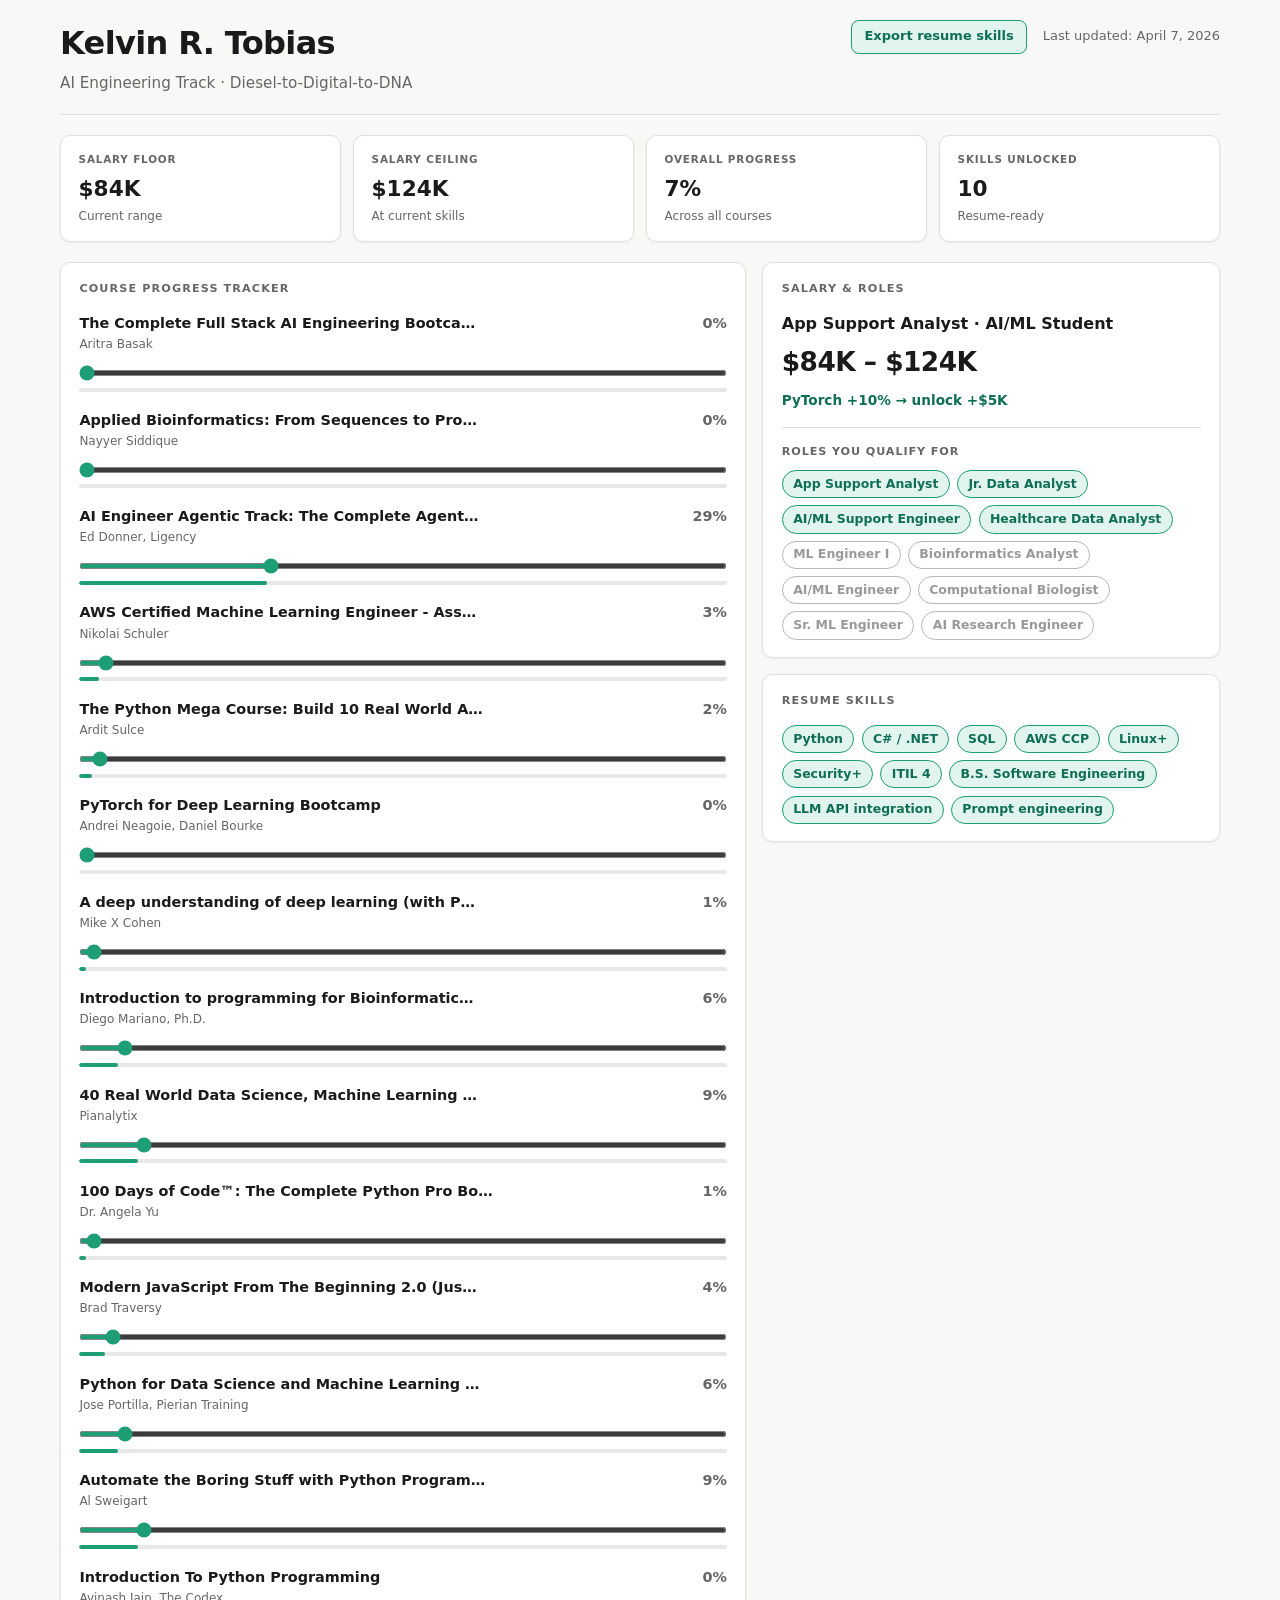
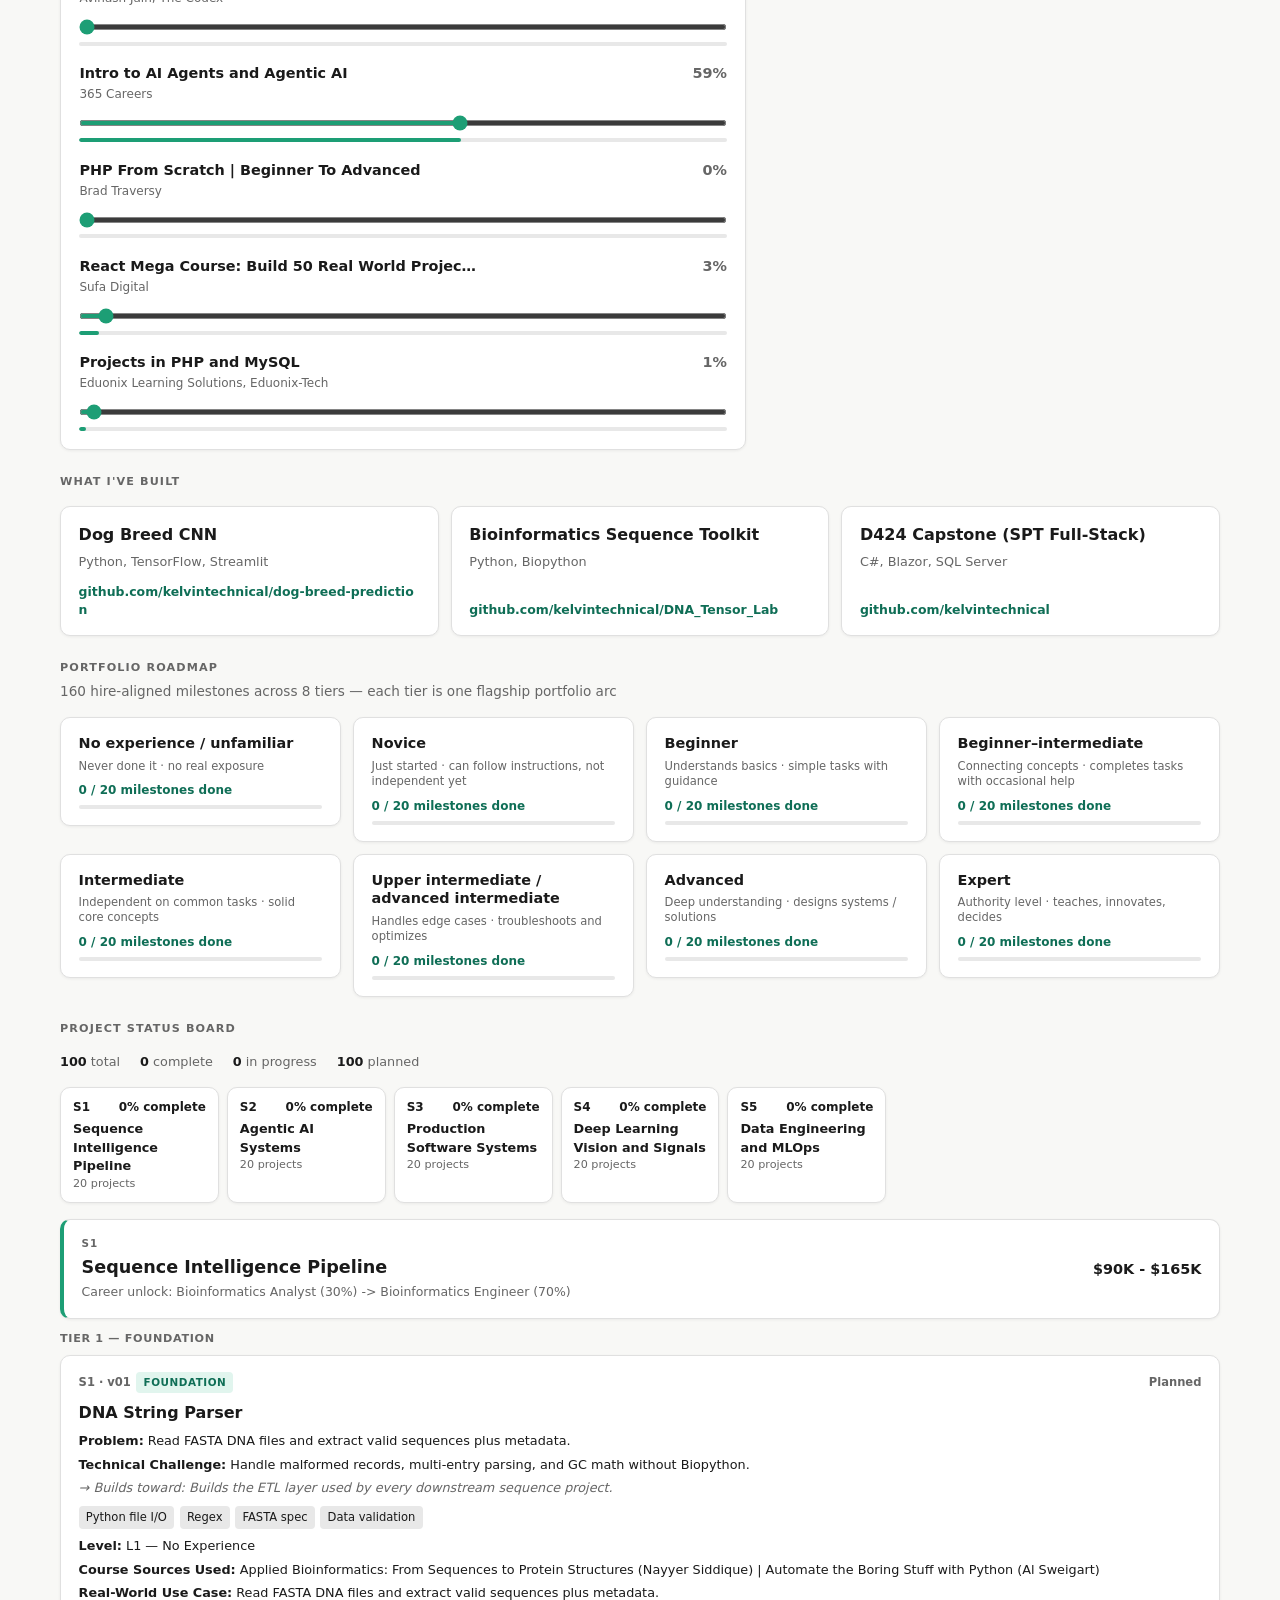
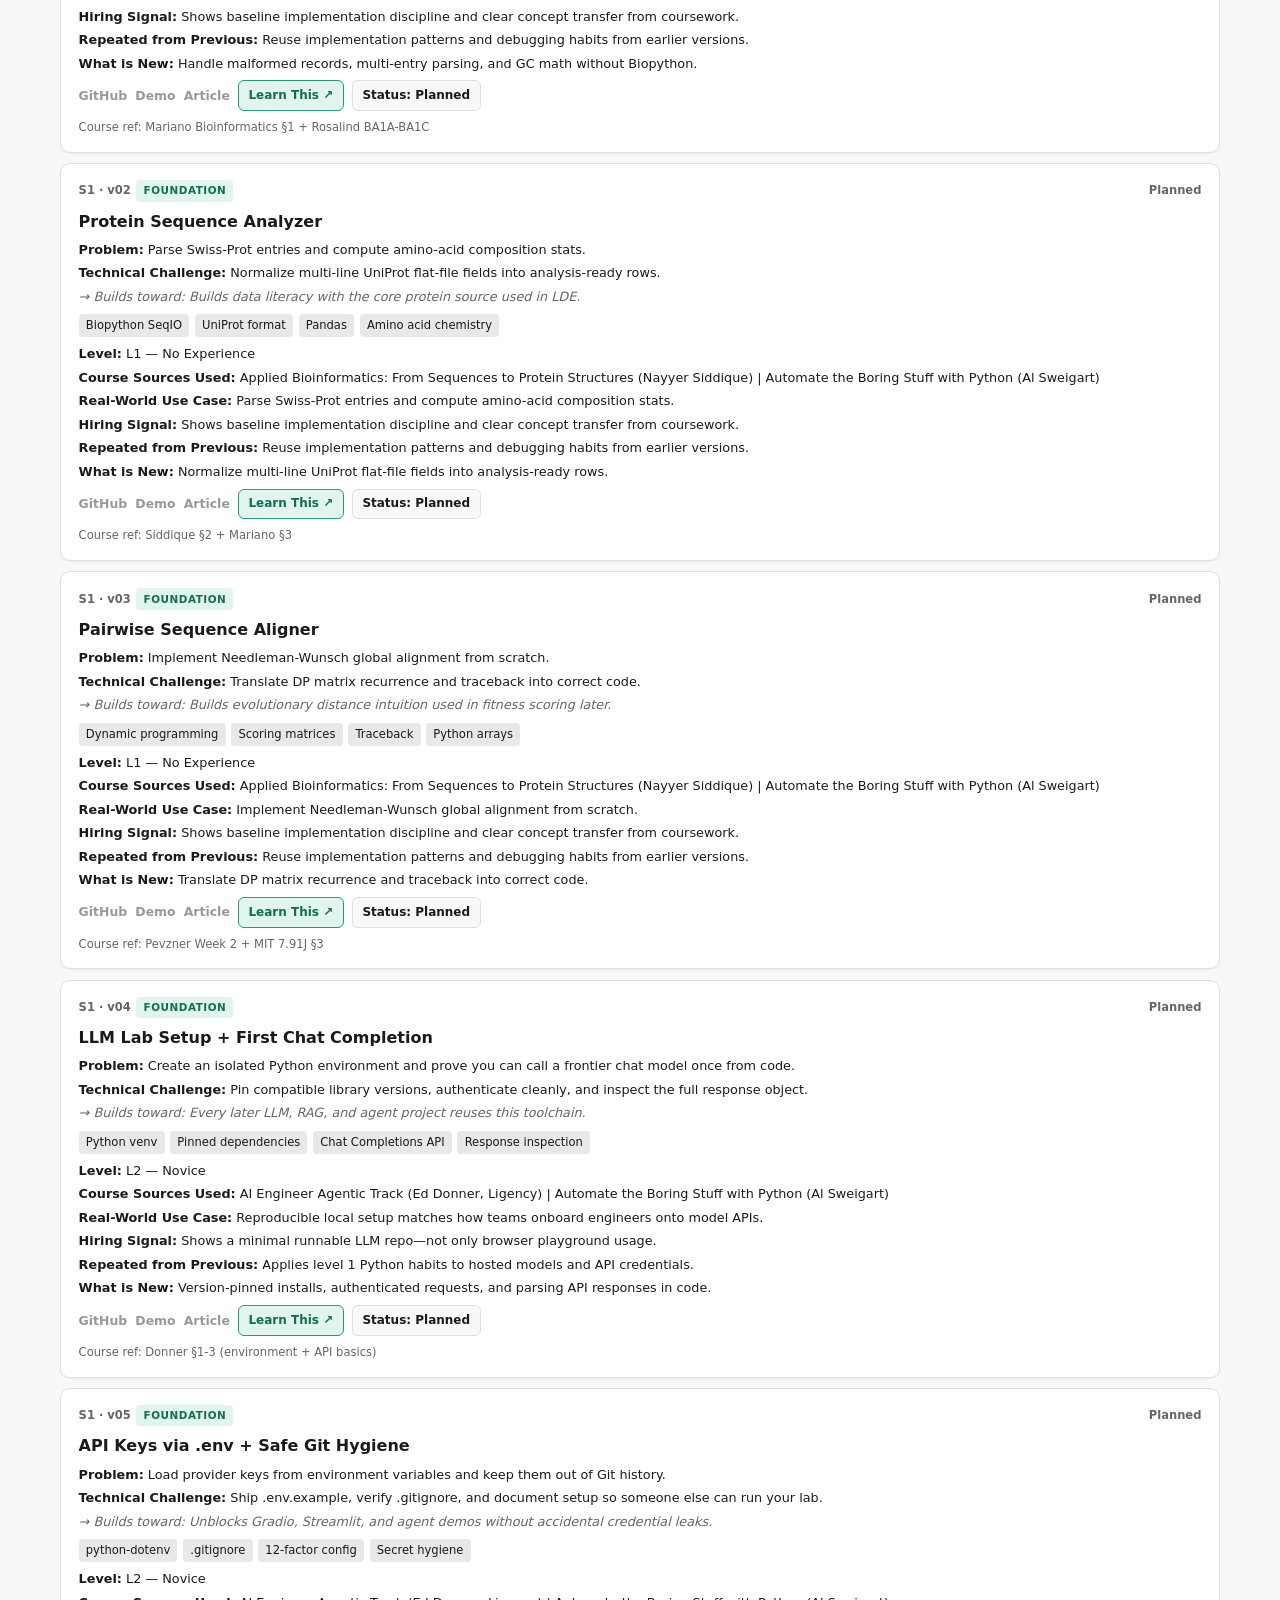
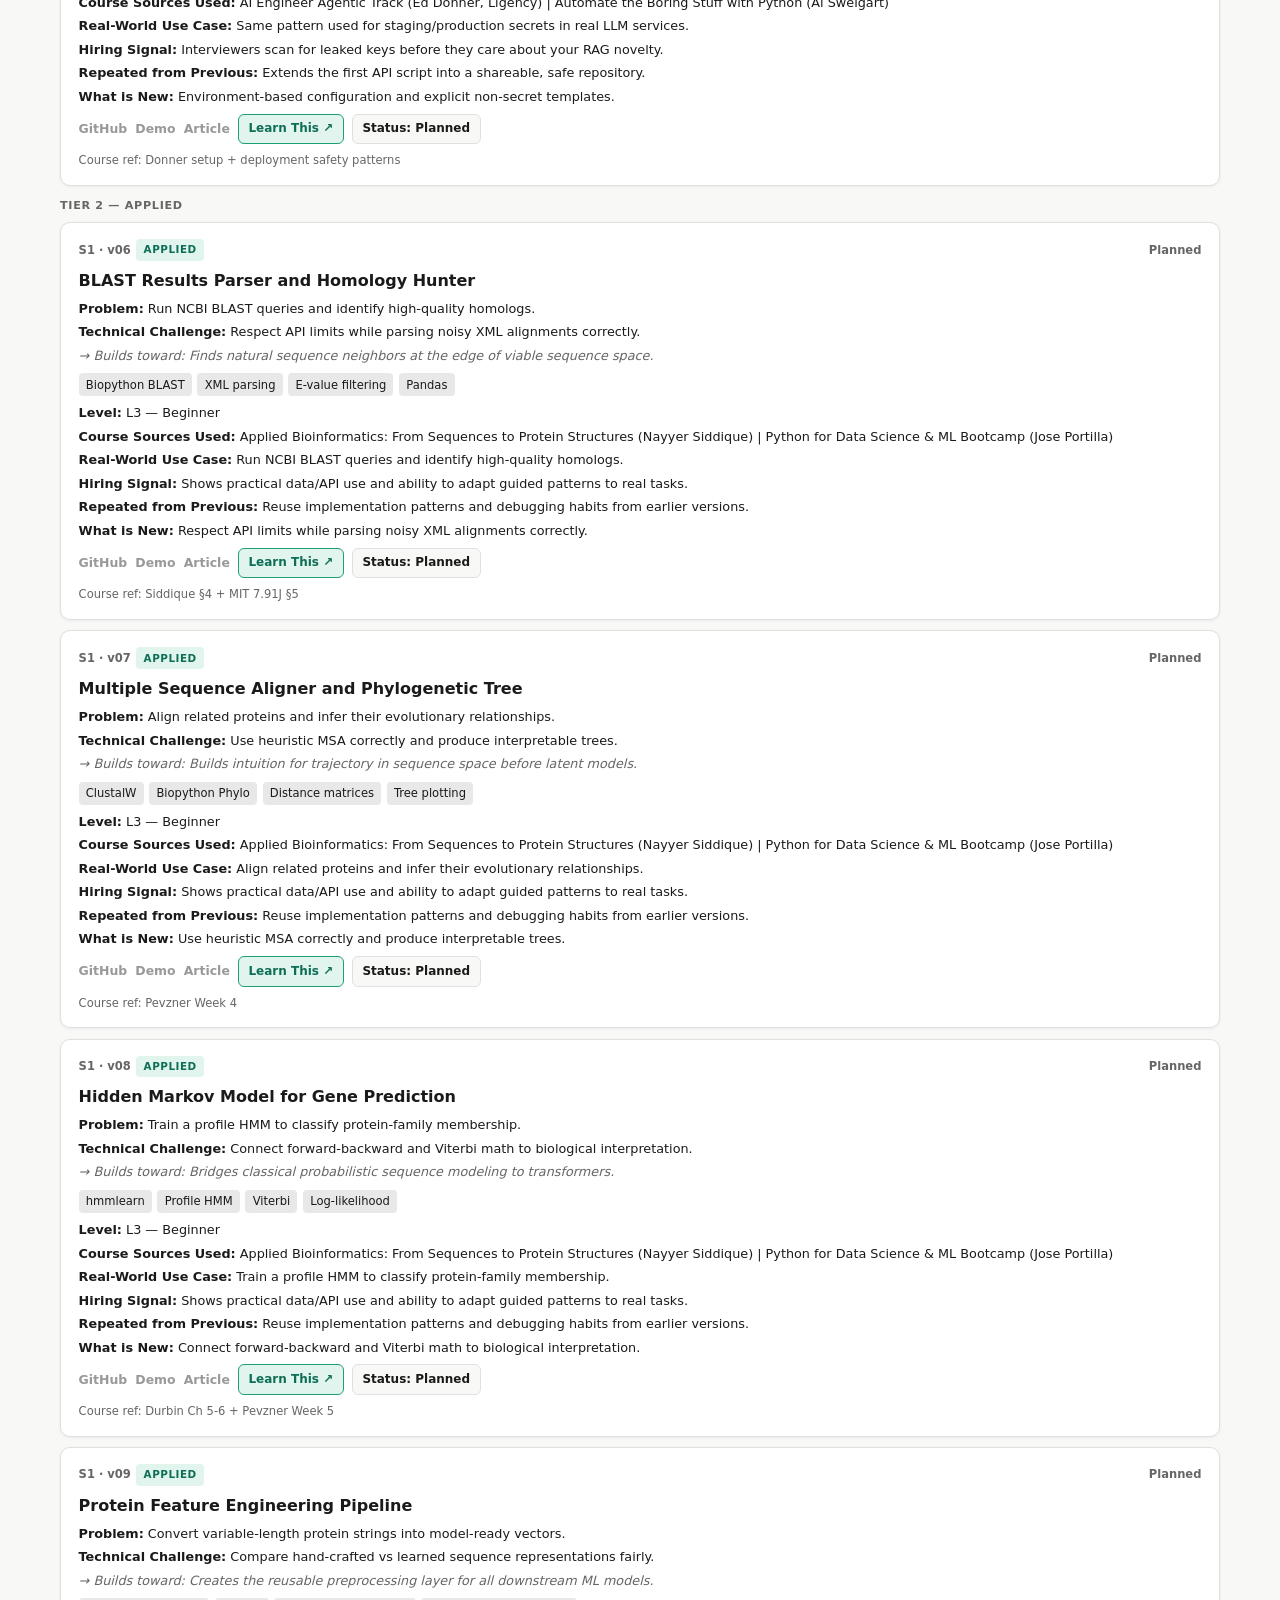
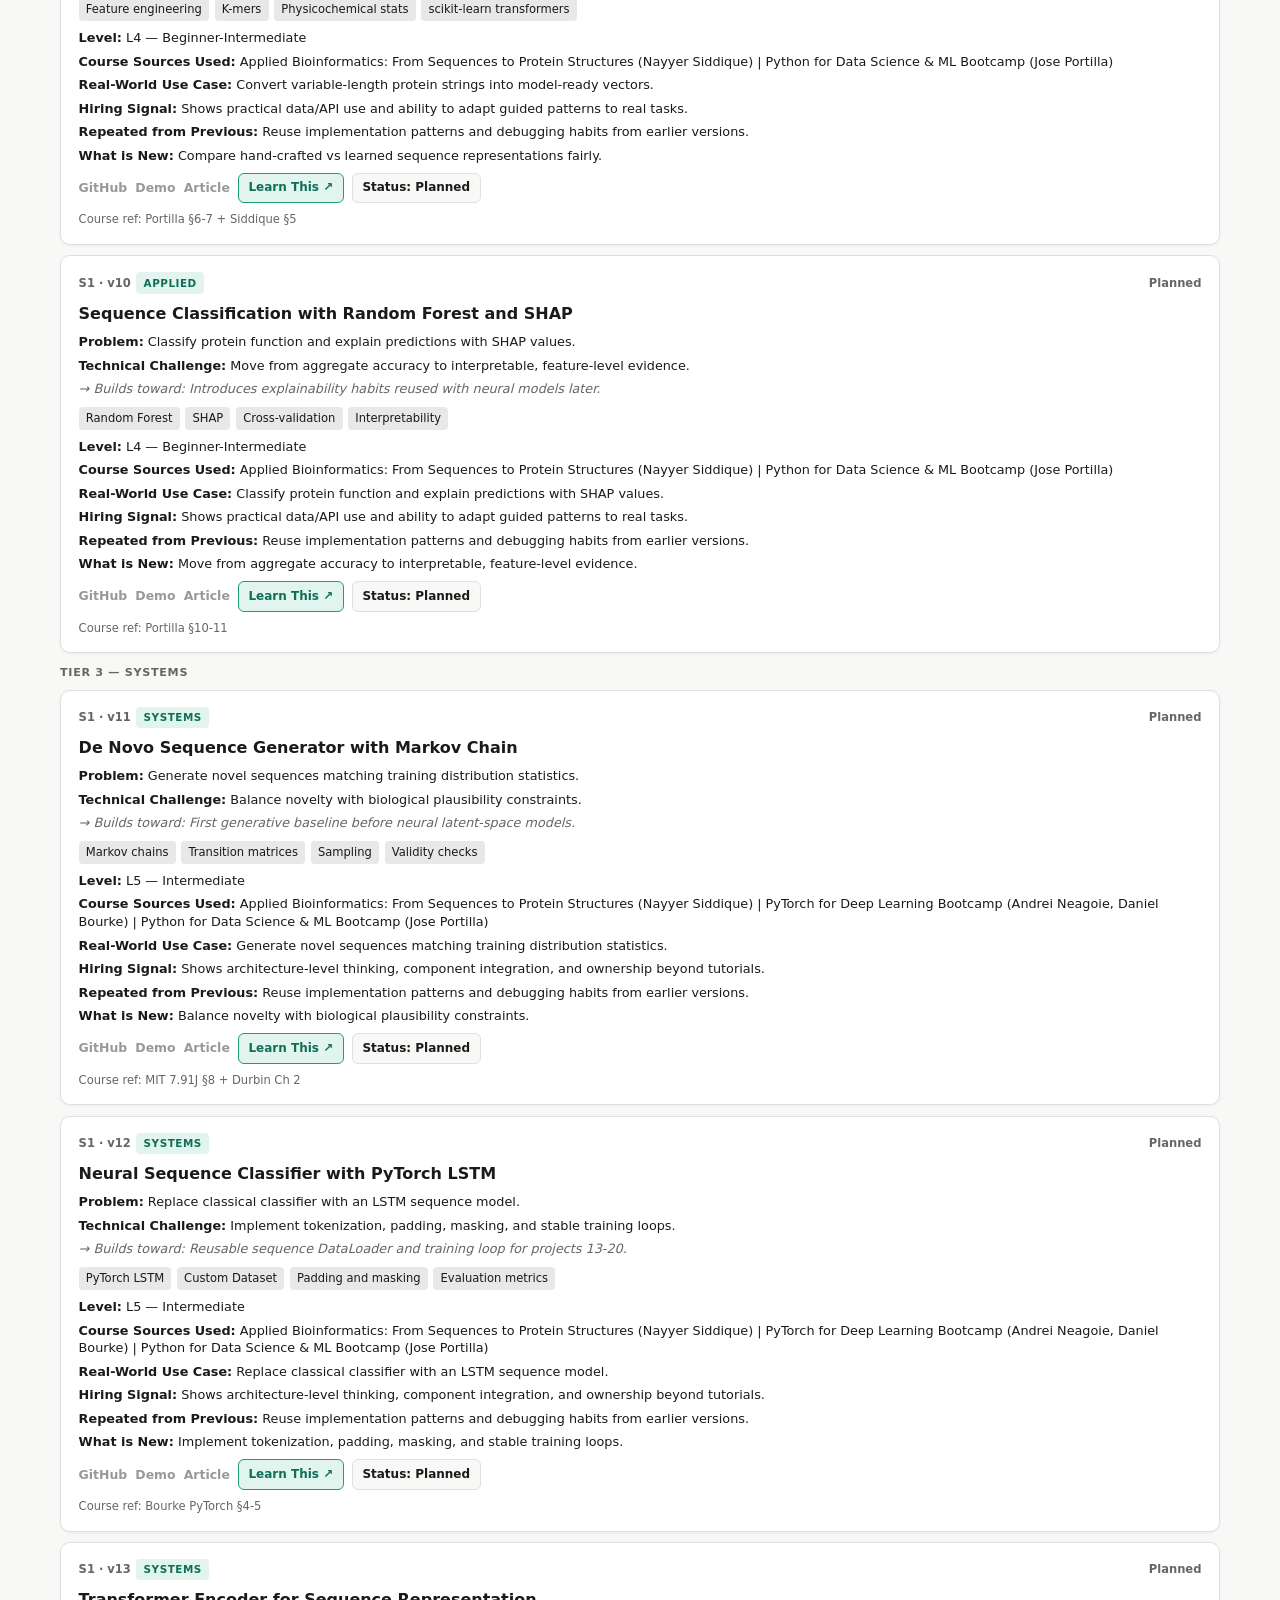
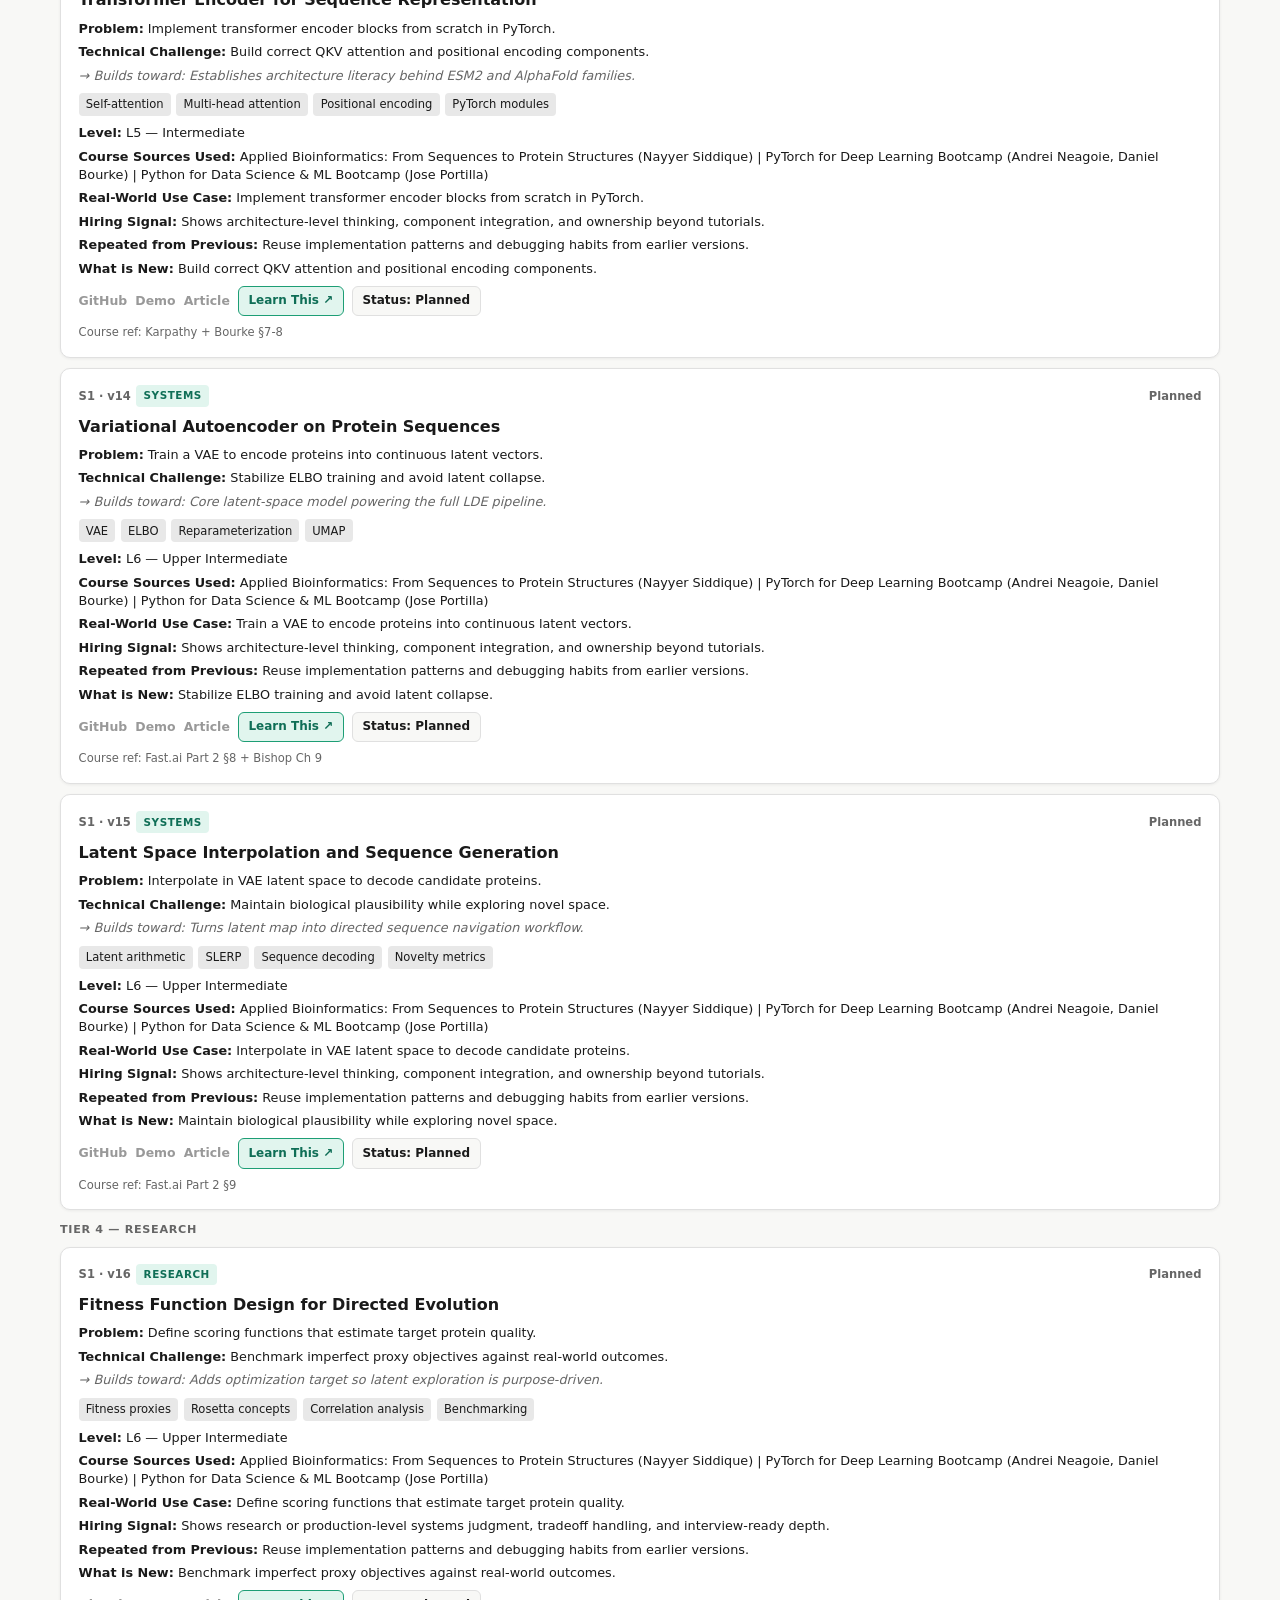
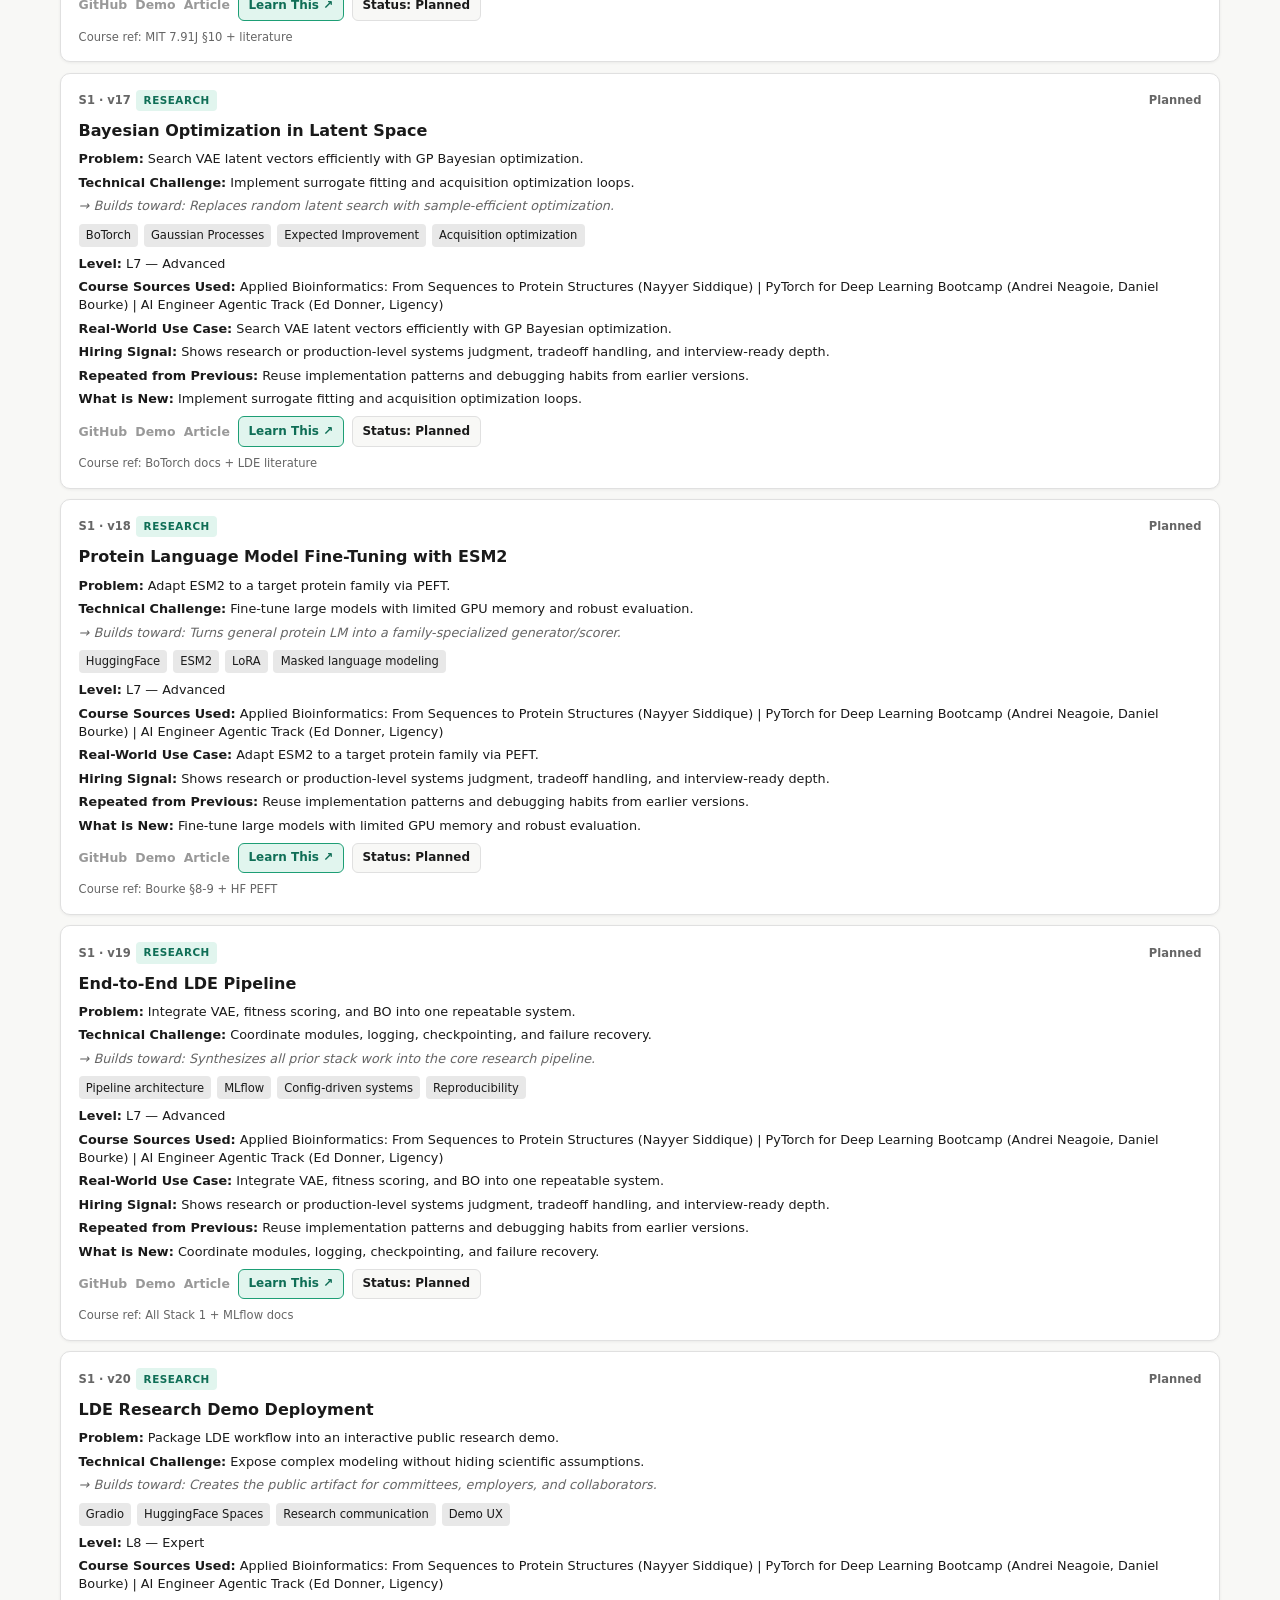
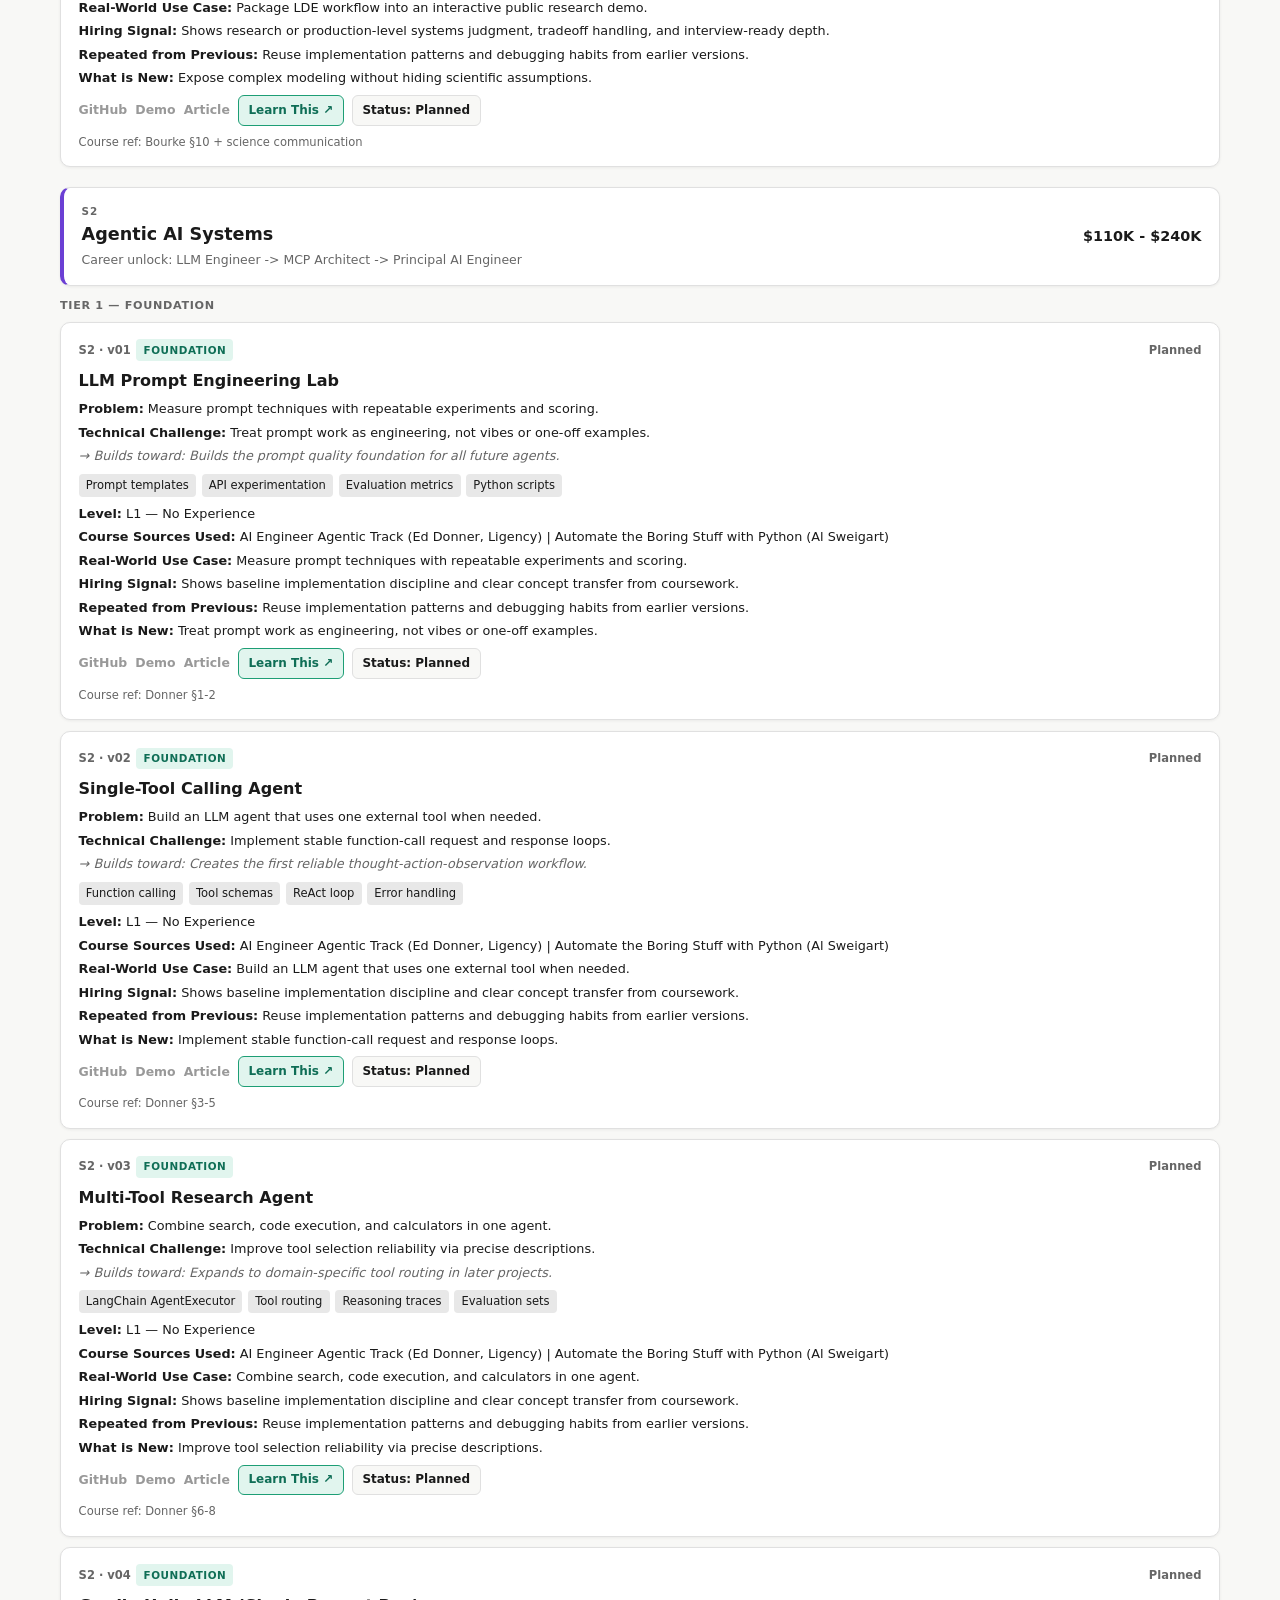
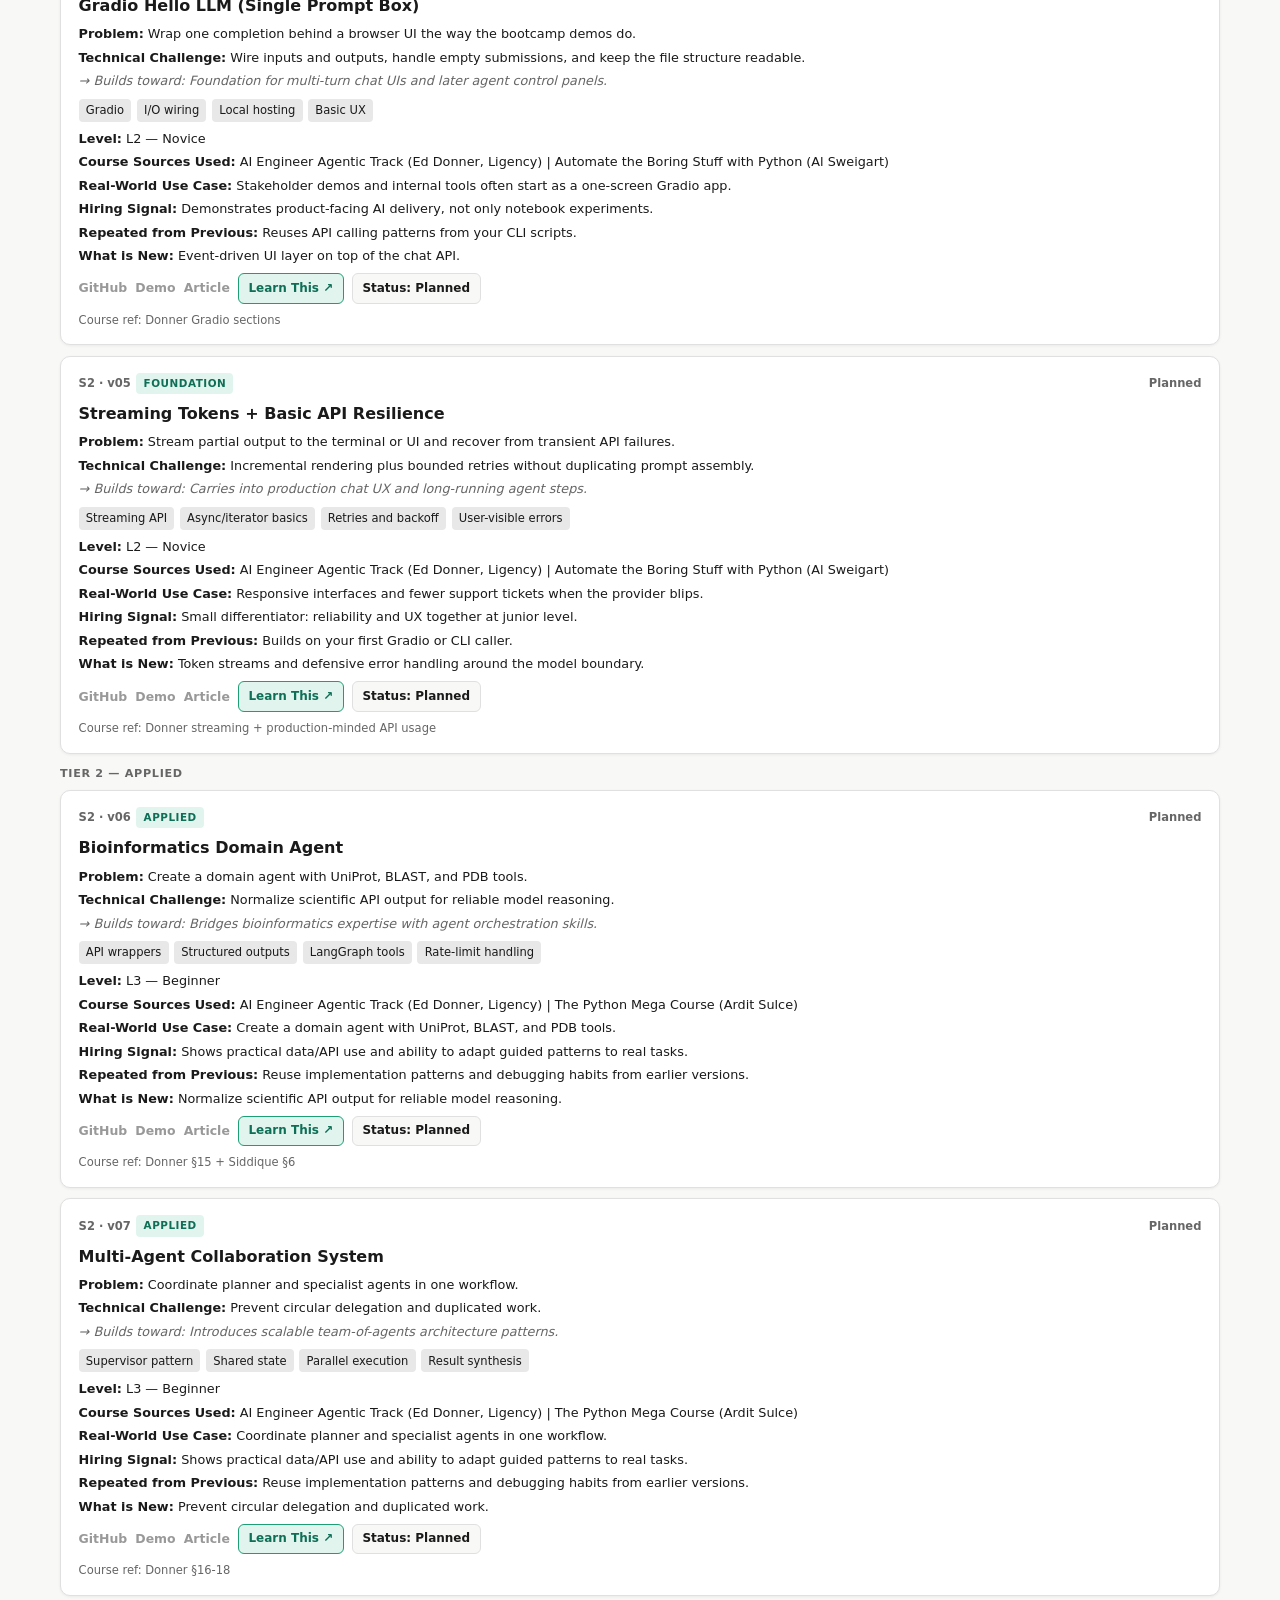
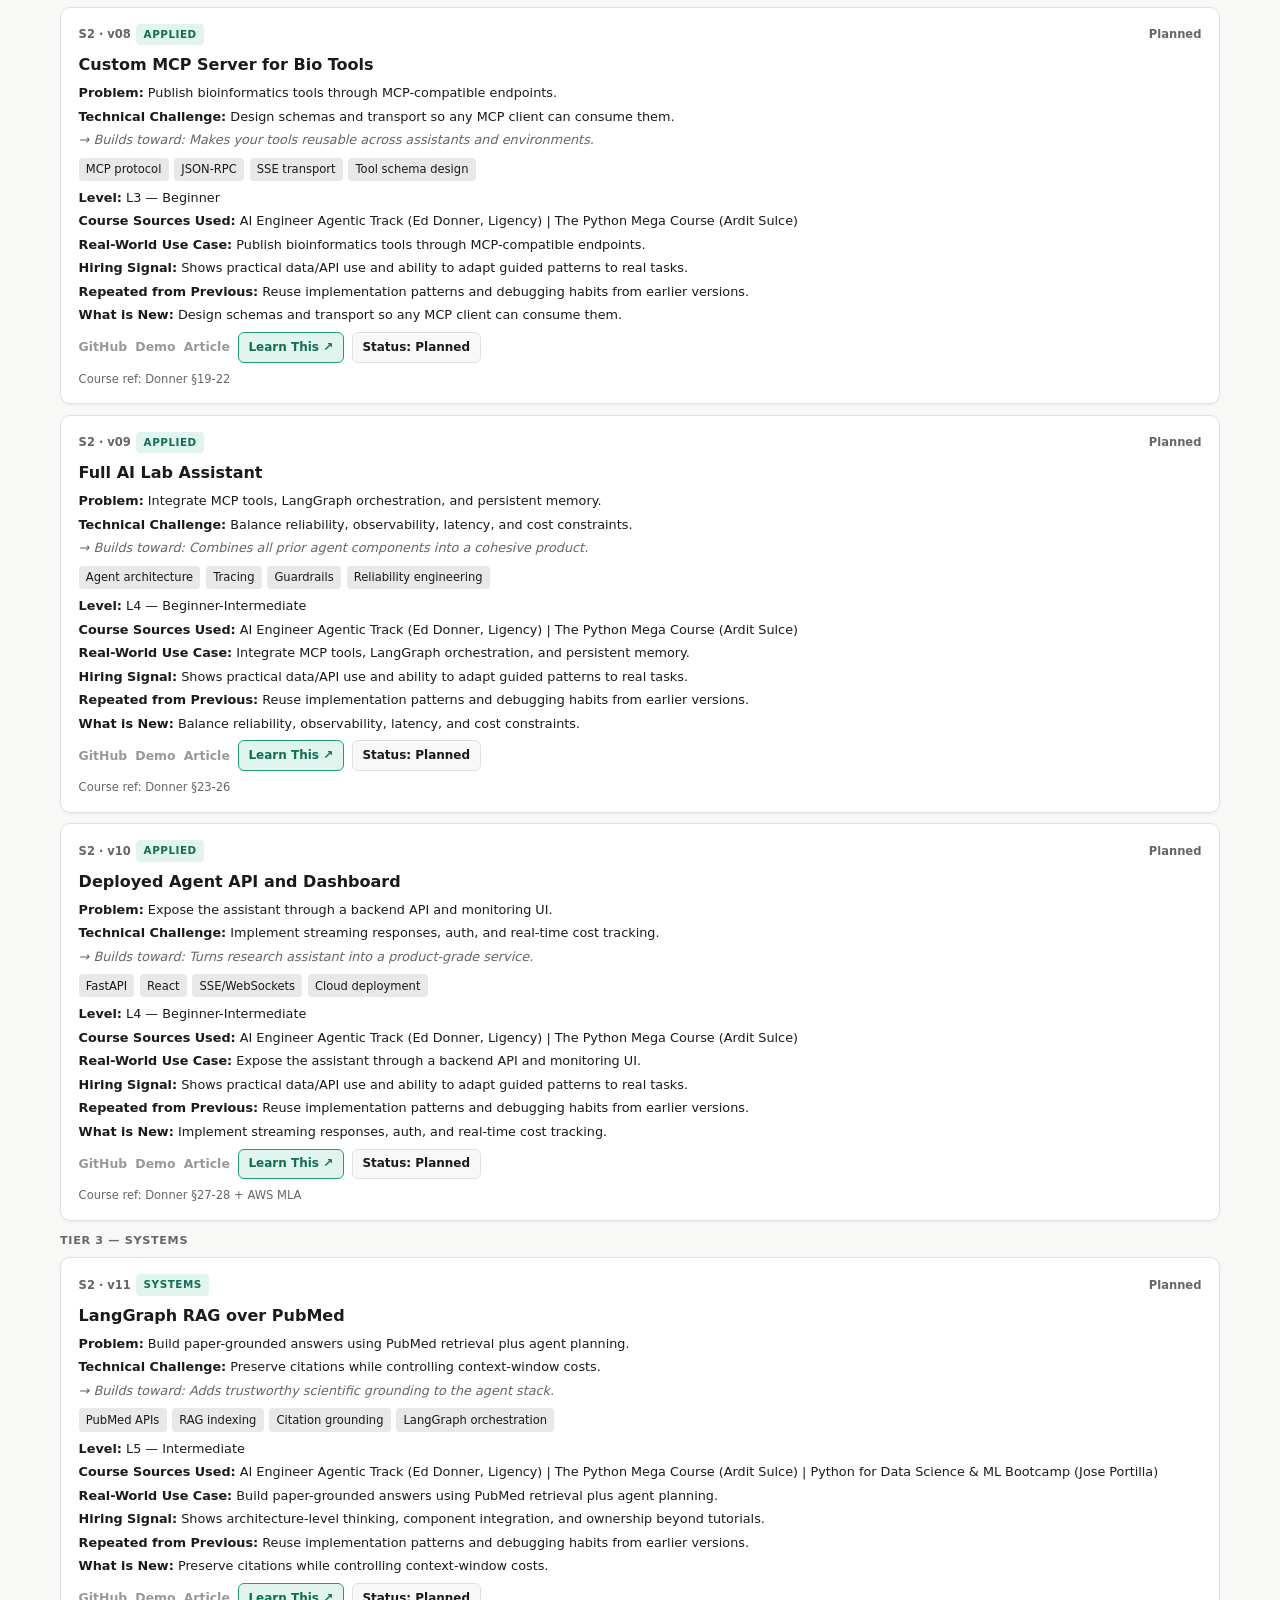
<file: index.html>
<!DOCTYPE html>
<html lang="en">
<head>
  <meta charset="UTF-8">
  <meta name="viewport" content="width=device-width, initial-scale=1.0">
  <title>Kelvin R. Tobias — Career Dashboard</title>
  <link rel="stylesheet" href="site.css">
</head>
<body>
  <div class="app">
    <header class="zone-header">
      <div class="zone-header__left">
        <h1>Kelvin R. Tobias</h1>
        <p class="zone-header__subtitle">AI Engineering Track · Diesel-to-Digital-to-DNA</p>
      </div>
      <div class="zone-header__right">
        <button type="button" class="export-skills-btn" id="export-skills-btn" aria-label="Copy unlocked resume skills to clipboard as a bullet list">
          Export resume skills
        </button>
        <p class="zone-header__updated">Last updated: April 7, 2026</p>
      </div>
    </header>

    <section class="metrics-row" aria-label="Summary metrics">
      <article class="metric-card">
        <p class="metric-card__label">Salary floor</p>
        <p class="metric-card__value" id="metric-floor">$78K</p>
        <p class="metric-card__sub">Current range</p>
      </article>
      <article class="metric-card">
        <p class="metric-card__label">Salary ceiling</p>
        <p class="metric-card__value" id="metric-ceil">$115K</p>
        <p class="metric-card__sub">At current skills</p>
      </article>
      <article class="metric-card">
        <p class="metric-card__label">Overall progress</p>
        <p class="metric-card__value" id="metric-avg">5%</p>
        <p class="metric-card__sub">Across all courses</p>
      </article>
      <article class="metric-card">
        <p class="metric-card__label">Skills unlocked</p>
        <p class="metric-card__value" id="metric-skills">8</p>
        <p class="metric-card__sub">Resume-ready</p>
      </article>
    </section>

    <div class="main-grid">
      <section class="panel" aria-labelledby="courses-heading">
        <h2 class="panel__title" id="courses-heading">Course progress tracker</h2>
        <div class="course-list" id="course-list"></div>
      </section>

      <aside>
        <section class="panel" aria-labelledby="salary-heading">
          <h2 class="panel__title" id="salary-heading">Salary &amp; roles</h2>
          <p class="salary-title" id="current-title">App Support Analyst · AI/ML Student</p>
          <p class="salary-range" id="salary-range">$78K – $115K</p>
          <p class="next-unlock" id="next-unlock"></p>
          <div class="panel-divider" role="presentation"></div>
          <p class="roles-label">Roles you qualify for</p>
          <div class="chip-grid" id="role-chips"></div>
        </section>

        <section class="panel" aria-labelledby="skills-heading">
          <h2 class="panel__title" id="skills-heading">Resume skills</h2>
          <div class="chip-grid" id="skill-chips"></div>
        </section>
      </aside>
    </div>

    <section class="zone-built" aria-labelledby="built-heading">
      <h2 class="zone-built__title" id="built-heading">What I've built</h2>
      <div class="project-grid">
        <a class="project-card" href="https://github.com/kelvintechnical/dog-breed-prediction" target="_blank" rel="noopener noreferrer">
          <h3 class="project-card__name">Dog Breed CNN</h3>
          <p class="project-card__tech">Python, TensorFlow, Streamlit</p>
          <span class="project-card__link">github.com/kelvintechnical/dog-breed-prediction</span>
        </a>
        <a class="project-card" href="https://github.com/kelvintechnical/DNA_Tensor_Lab" target="_blank" rel="noopener noreferrer">
          <h3 class="project-card__name">Bioinformatics Sequence Toolkit</h3>
          <p class="project-card__tech">Python, Biopython</p>
          <span class="project-card__link">github.com/kelvintechnical/DNA_Tensor_Lab</span>
        </a>
        <a class="project-card" href="https://github.com/kelvintechnical" target="_blank" rel="noopener noreferrer">
          <h3 class="project-card__name">D424 Capstone (SPT Full-Stack)</h3>
          <p class="project-card__tech">C#, Blazor, SQL Server</p>
          <span class="project-card__link">github.com/kelvintechnical</span>
        </a>
      </div>
    </section>

    <section class="zone-roadmap" aria-labelledby="roadmap-heading">
      <h2 class="zone-roadmap__title" id="roadmap-heading">Portfolio Roadmap</h2>
      <p class="zone-roadmap__subtitle">160 hire-aligned milestones across 8 tiers — each tier is one flagship portfolio arc</p>
      <div class="roadmap-grid" id="roadmap-grid"></div>
    </section>

    <section class="zone-project-board" aria-labelledby="project-board-heading">
      <h2 class="zone-project-board__title" id="project-board-heading">Project Status Board</h2>
      <div id="project-board-mount" class="project-board-mount">
        <div id="projects-summary" class="pj-summary"></div>
        <nav id="stack-nav" class="stack-nav pj-stack-nav" aria-label="Jump to stack"></nav>
        <div id="stacks-mount"></div>
        <aside id="next-projects" class="next-projects" aria-label="Up next"></aside>
      </div>
    </section>
  </div>

  <div id="learn-modal" class="learn-modal" aria-hidden="true">
    <div class="learn-modal__inner">
      <div class="learn-modal__backdrop" data-close tabindex="-1"></div>
      <div class="learn-modal__panel" role="dialog" aria-modal="true" aria-labelledby="learn-modal-title">
        <div class="learn-modal__head">
          <h3 class="learn-modal__title" id="learn-modal-title" data-modal-title>Prompt</h3>
          <button type="button" class="learn-modal__close" data-close aria-label="Close">×</button>
        </div>
        <textarea class="learn-modal__text" data-modal-text readonly rows="14"></textarea>
        <div class="learn-modal__actions">
          <button type="button" class="learn-modal__btn" data-copy>Copy to Clipboard</button>
          <a class="learn-modal__claude" data-claude href="#" target="_blank" rel="noopener noreferrer">Open in Claude</a>
        </div>
      </div>
    </div>
  </div>

  <script src="course_prompts.js"></script>
  <script src="compound_curriculum.js"></script>
  <script>
(function () {
  "use strict";

  var BASE_FLOOR = 78000;
  var BASE_CEIL = 115000;

  /** Salary thresholds: keys MUST match UDEMY_COURSES ids. Use thresholds [[0,0]] so default % (start) applies without extra salary math. */
  var COURSE_LOGIC_BY_ID = {
    fullstack_ai_basak: {
      shortHint: "Full-stack AI",
      start: 0,
      thresholds: [[0, 0]],
      skills: []
    },
    bio_sid: {
      shortHint: "Applied Bio",
      start: 0,
      thresholds: [[25, 5000], [60, 11000], [100, 17000]],
      skills: [
        { pct: 25, list: ["Biopython", "Sequence parsing"] },
        { pct: 60, list: ["Protein structure analysis", "BLAST / MSA"] },
        { pct: 100, list: ["Computational biology pipeline"] }
      ]
    },
    donner: {
      shortHint: "Agentic/MCP",
      start: 29,
      thresholds: [[15, 6000], [40, 12000], [75, 20000], [100, 28000]],
      skills: [
        { pct: 15, list: ["LLM API integration", "Prompt engineering"] },
        { pct: 40, list: ["AI agent design", "Tool calling"] },
        { pct: 75, list: ["MCP architecture", "Agentic pipelines"] },
        { pct: 100, list: ["Multi-agent systems", "Production AI agents"] }
      ]
    },
    aws_ml: {
      shortHint: "AWS MLA",
      start: 3,
      thresholds: [[30, 7000], [70, 14000], [100, 22000]],
      skills: [
        { pct: 30, list: ["SageMaker basics", "AWS ML services"] },
        { pct: 70, list: ["MLOps on AWS", "Model deployment"] },
        { pct: 100, list: ["AWS ML Engineer", "Cloud ML pipelines"] }
      ]
    },
    mega: {
      shortHint: "Mega Course",
      start: 2,
      thresholds: [[0, 0]],
      skills: []
    },
    pytorch: {
      shortHint: "PyTorch",
      start: 0,
      thresholds: [[10, 5000], [25, 8000], [50, 14000], [75, 18000], [100, 25000]],
      skills: [
        { pct: 10, list: ["Tensor operations", "PyTorch basics"] },
        { pct: 25, list: ["Neural network design", "Loss functions"] },
        { pct: 50, list: ["CNNs / RNNs", "Transfer learning"] },
        { pct: 75, list: ["Custom training loops", "Model evaluation"] },
        { pct: 100, list: ["PyTorch production", "Deep learning"] }
      ]
    },
    cohen_dl: {
      shortHint: "DL (Cohen)",
      start: 1,
      thresholds: [[0, 0]],
      skills: []
    },
    bio_mar: {
      shortHint: "Intro Bio",
      start: 6,
      thresholds: [[20, 3000], [50, 7000], [100, 12000]],
      skills: [
        { pct: 20, list: ["DNA / RNA parsing", "GC content analysis"] },
        { pct: 50, list: ["Sequence alignment", "FASTA processing"] },
        { pct: 100, list: ["Bioinformatics scripting"] }
      ]
    },
    proj40: {
      shortHint: "DS & ML Projects",
      start: 9,
      thresholds: [[20, 4000], [50, 9000], [80, 15000], [100, 18000]],
      skills: [
        { pct: 20, list: ["Pandas / NumPy", "EDA pipelines"] },
        { pct: 50, list: ["Feature engineering", "Sklearn pipelines"] },
        { pct: 80, list: ["End-to-end ML projects", "Model deployment"] },
        { pct: 100, list: ["Production ML portfolio"] }
      ]
    },
    angela_100days: {
      shortHint: "100 Days Python",
      start: 1,
      thresholds: [[0, 0]],
      skills: []
    },
    traversy_js: {
      shortHint: "Modern JS",
      start: 4,
      thresholds: [[0, 0]],
      skills: []
    },
    portilla: {
      shortHint: "Python DS",
      start: 6,
      thresholds: [[25, 3000], [60, 7000], [100, 11000]],
      skills: [
        { pct: 25, list: ["Python data stack", "Matplotlib / Seaborn"] },
        { pct: 60, list: ["Statistical analysis", "Data wrangling"] },
        { pct: 100, list: ["Python DS fluency"] }
      ]
    },
    automate_boring: {
      shortHint: "Automate",
      start: 9,
      thresholds: [[0, 0]],
      skills: []
    },
    intro_python: {
      shortHint: "Intro Python",
      start: 0,
      thresholds: [[0, 0]],
      skills: []
    },
    agents: {
      shortHint: "Agents (365)",
      start: 59,
      thresholds: [[0, 0]],
      skills: []
    },
    php_scratch: {
      shortHint: "PHP scratch",
      start: 0,
      thresholds: [[0, 0]],
      skills: []
    },
    react_mega: {
      shortHint: "React mega",
      start: 3,
      thresholds: [[0, 0]],
      skills: []
    },
    php_mysql: {
      shortHint: "PHP + MySQL",
      start: 1,
      thresholds: [[0, 0]],
      skills: []
    }
  };

  function logicForCourseId(id) {
    var logic = COURSE_LOGIC_BY_ID[id];
    if (logic) return logic;
    return { shortHint: id, start: 0, thresholds: [], skills: [] };
  }

  const SLIDER_COURSES = UDEMY_COURSES.map(function (c) {
    return {
      id: c.id,
      name: c.title,
      pct: parseInt(localStorage.getItem("course-pct-" + c.id) || "0", 10)
    };
  });

  var COURSES = UDEMY_COURSES.map(function (c) {
    var logic = logicForCourseId(c.id);
    return {
      id: c.id,
      name: c.title,
      instructor: c.instructor,
      shortHint: logic.shortHint,
      start: logic.start,
      thresholds: logic.thresholds,
      skills: logic.skills
    };
  });

  var BASE_SKILLS = [
    "Python",
    "C# / .NET",
    "SQL",
    "AWS CCP",
    "Linux+",
    "Security+",
    "ITIL 4",
    "B.S. Software Engineering"
  ];

  var ROLES = [
    { name: "App Support Analyst", floorMin: 0 },
    { name: "Jr. Data Analyst", floorMin: 75000 },
    { name: "AI/ML Support Engineer", floorMin: 80000 },
    { name: "Healthcare Data Analyst", floorMin: 82000 },
    { name: "ML Engineer I", floorMin: 95000 },
    { name: "Bioinformatics Analyst", floorMin: 100000 },
    { name: "AI/ML Engineer", floorMin: 105000 },
    { name: "Computational Biologist", floorMin: 120000 },
    { name: "Sr. ML Engineer", floorMin: 125000 },
    { name: "AI Research Engineer", floorMin: 135000 }
  ];

  function formatSalaryK(amount) {
    var k = Math.round(amount / 1000);
    return "$" + k + "K";
  }

  function sumUnlockedBoosts(values) {
    var total = 0;
    COURSES.forEach(function (c) {
      var pct = values[c.id];
      c.thresholds.forEach(function (t) {
        if (pct >= t[0]) total += t[1];
      });
    });
    return total;
  }

  function computeFloor(values) {
    return BASE_FLOOR + sumUnlockedBoosts(values);
  }

  function computeCeil(values) {
    var boost = sumUnlockedBoosts(values);
    return BASE_CEIL + Math.round(boost * 1.45);
  }

  function titleForFloor(floor) {
    if (floor < 85000) return "App Support Analyst · AI/ML Student";
    if (floor < 100000) return "AI/ML Support Engineer · AI Engineering Track";
    if (floor < 115000) return "ML Engineer I · AI Engineering Track";
    if (floor < 130000) return "AI/ML Engineer · Computational Biology Track";
    return "AI Research Engineer · Computational Biology Track";
  }

  function collectUnlockedSkills(values) {
    var set = {};
    COURSES.forEach(function (c) {
      var pct = values[c.id];
      c.skills.forEach(function (s) {
        if (pct >= s.pct) {
          s.list.forEach(function (skill) {
            set[skill] = true;
          });
        }
      });
    });
    return Object.keys(set).sort();
  }

  function nextUnlockHint(values) {
    var best = null;
    COURSES.forEach(function (c) {
      var pct = values[c.id];
      c.thresholds.forEach(function (t) {
        var need = t[0];
        var boost = t[1];
        if (pct < need) {
          var delta = need - pct;
          if (!best || delta < best.delta || (delta === best.delta && boost < best.boost)) {
            best = { short: c.shortHint, delta: delta, boost: boost };
          }
        }
      });
    });
    if (!best) return "All course salary thresholds unlocked — keep leveling up.";
    var k = Math.round(best.boost / 1000);
    return best.short + " +" + best.delta + "% → unlock +$" + k + "K";
  }

  function averageProgress(values) {
    var sum = 0;
    COURSES.forEach(function (c) {
      sum += values[c.id];
    });
    return Math.round(sum / COURSES.length);
  }

  function unlockedSkillsForExport(vals) {
    return BASE_SKILLS.concat(collectUnlockedSkills(vals));
  }

  function resumeSkillsBulletText(vals) {
    return unlockedSkillsForExport(vals)
      .map(function (s) {
        return "• " + s;
      })
      .join("\n");
  }

  function el(id) {
    return document.getElementById(id);
  }

  var COURSE_LS_PREFIX = "course-pct-";

  var LEGACY_STORAGE_KEYS = {
    pytorch: [],
    donner: ["agentic"],
    aws_ml: ["aws"],
    proj40: ["ds_ml", "ds"],
    portilla: ["python_ds", "pythonds"],
    bio_sid: ["bio_seq", "appliedbio"],
    bio_mar: ["bio_python", "introbio"]
  };

  function courseStorageKey(courseId) {
    return COURSE_LS_PREFIX + courseId;
  }

  function loadStoredPercent(courseId, fallback) {
    try {
      var candidates = [courseStorageKey(courseId), courseId];
      var legacy = LEGACY_STORAGE_KEYS[courseId];
      if (legacy) {
        legacy.forEach(function (oldId) {
          candidates.push(courseStorageKey(oldId));
          candidates.push(oldId);
        });
      }
      var i;
      for (i = 0; i < candidates.length; i++) {
        var raw = localStorage.getItem(candidates[i]);
        if (raw === null || raw === "") continue;
        var n = parseInt(raw, 10);
        if (!isFinite(n)) continue;
        n = Math.max(0, Math.min(100, n));
        return n;
      }
      return fallback;
    } catch (err) {
      return fallback;
    }
  }

  function saveStoredPercent(courseId, n) {
    try {
      var clamped = Math.max(0, Math.min(100, Math.round(Number(n))));
      localStorage.setItem(courseStorageKey(courseId), String(clamped));
    } catch (err) {
      /* private mode / quota */
    }
  }

  var values = {};
  SLIDER_COURSES.forEach(function (row) {
    var logic = COURSE_LOGIC_BY_ID[row.id];
    var pct = row.pct;
    if (!isFinite(pct)) pct = 0;
    if (logic && logic.thresholds.length) {
      var stored = localStorage.getItem("course-pct-" + row.id);
      if (stored === null || stored === "") {
        pct = loadStoredPercent(row.id, logic.start);
      } else {
        pct = Math.max(0, Math.min(100, pct));
      }
    } else {
      pct = Math.max(0, Math.min(100, pct));
    }
    values[row.id] = pct;
  });

  function renderCourses() {
    var container = el("course-list");
    container.innerHTML = "";
    COURSES.forEach(function (c) {
      var row = document.createElement("div");
      row.className = "course-row";
      row.dataset.courseId = c.id;

      var head = document.createElement("div");
      head.className = "course-row__head";
      var nameCol = document.createElement("div");
      nameCol.className = "course-row__namecol";
      var nameEl = document.createElement("p");
      nameEl.className = "course-row__name";
      var displayName = c.name.length > 45 ? c.name.slice(0, 45) + "…" : c.name;
      nameEl.textContent = displayName;
      nameEl.title = c.name;
      nameCol.appendChild(nameEl);
      if (c.instructor) {
        var instEl = document.createElement("p");
        instEl.className = "course-row__instructor";
        instEl.textContent = c.instructor;
        nameCol.appendChild(instEl);
      }

      var pctEl = document.createElement("p");
      pctEl.className = "course-row__pct";
      pctEl.id = "pct-" + c.id;

      head.appendChild(nameCol);
      head.appendChild(pctEl);

      var range = document.createElement("input");
      range.type = "range";
      range.min = "0";
      range.max = "100";
      range.step = "1";
      range.value = String(values[c.id]);
      range.setAttribute(
        "aria-label",
        c.name + (c.instructor ? " (" + c.instructor + ")" : "") + " progress"
      );
      range.addEventListener("input", function () {
        values[c.id] = Number(range.value);
        saveStoredPercent(c.id, values[c.id]);
        syncRow(c.id, range.value);
        updateAll();
      });

      var bar = document.createElement("div");
      bar.className = "course-row__bar";
      var fill = document.createElement("div");
      fill.className = "course-row__bar-fill";
      fill.id = "fill-" + c.id;
      bar.appendChild(fill);

      row.appendChild(head);
      row.appendChild(range);
      row.appendChild(bar);
      container.appendChild(row);

      syncRow(c.id, values[c.id]);
    });
  }

  function syncRow(id, v) {
    var num = Number(v);
    var pctNode = el("pct-" + id);
    if (pctNode) pctNode.textContent = num + "%";
    var fill = el("fill-" + id);
    if (fill) fill.style.width = num + "%";
  }

  function renderRoles(floor) {
    var wrap = el("role-chips");
    wrap.innerHTML = "";
    ROLES.forEach(function (r) {
      var chip = document.createElement("span");
      chip.className = "chip " + (floor >= r.floorMin ? "chip--role-qualified" : "chip--role-locked");
      chip.textContent = r.name;
      chip.setAttribute("aria-label", r.name + (floor >= r.floorMin ? ", qualified" : ", locked"));
      wrap.appendChild(chip);
    });
  }

  function renderSkills(unlockedExtra) {
    var wrap = el("skill-chips");
    wrap.innerHTML = "";
    var allSkills = BASE_SKILLS.concat(unlockedExtra);
    allSkills.forEach(function (s) {
      var chip = document.createElement("span");
      chip.className = "chip chip--skill-active";
      chip.textContent = s;
      wrap.appendChild(chip);
    });
  }

  function updateAll() {
    var floor = computeFloor(values);
    var ceil = computeCeil(values);
    el("metric-floor").textContent = formatSalaryK(floor);
    el("metric-ceil").textContent = formatSalaryK(ceil);
    el("salary-range").textContent = formatSalaryK(floor) + " – " + formatSalaryK(ceil);
    el("metric-avg").textContent = averageProgress(values) + "%";
    el("current-title").textContent = titleForFloor(floor);
    el("next-unlock").textContent = nextUnlockHint(values);

    var extra = collectUnlockedSkills(values);
    el("metric-skills").textContent = String(BASE_SKILLS.length + extra.length);
    renderRoles(floor);
    renderSkills(extra);
  }

  function attachExportSkills() {
    var btn = el("export-skills-btn");
    if (!btn) return;
    if (!navigator.clipboard || !navigator.clipboard.writeText) {
      btn.disabled = true;
      btn.title = "Clipboard API unavailable in this context (try https or localhost).";
      return;
    }
    var defaultLabel = btn.textContent.trim();
    btn.addEventListener("click", function () {
      var text = resumeSkillsBulletText(values);
      navigator.clipboard.writeText(text).then(function () {
        btn.textContent = "Copied to clipboard";
        setTimeout(function () {
          btn.textContent = defaultLabel;
        }, 2000);
      }).catch(function () {
        btn.textContent = "Copy failed";
        setTimeout(function () {
          btn.textContent = defaultLabel;
        }, 2000);
      });
    });
  }

  renderCourses();
  updateAll();
  attachExportSkills();
})();
  </script>
  <script>
(function () {
  "use strict";

  var TIERS = typeof COMPOUND_TIERS !== "undefined" ? COMPOUND_TIERS : null;
  var mount = document.getElementById("roadmap-grid");
  if (!TIERS || !mount || !TIERS.length) {
    if (mount) {
      mount.innerHTML = "<p class=\"roadmap-empty\">Portfolio tiers could not be loaded.</p>";
    }
    return;
  }

  var PROJECT_COUNT = 20;

  function roadmapKey(tierId, projectIndex) {
    return "roadmap-" + tierId + "-" + projectIndex;
  }

  function isRoadmapDone(tierId, projectIndex) {
    try {
      return localStorage.getItem(roadmapKey(tierId, projectIndex)) === "1";
    } catch (err) {
      return false;
    }
  }

  function setRoadmapDone(tierId, projectIndex, on) {
    try {
      var k = roadmapKey(tierId, projectIndex);
      if (on) localStorage.setItem(k, "1");
      else localStorage.removeItem(k);
    } catch (err) {}
  }

  function countRoadmapDone(tierId) {
    var n = 0;
    var i;
    for (i = 0; i < PROJECT_COUNT; i++) {
      if (isRoadmapDone(tierId, i)) n++;
    }
    return n;
  }

  function updateRoadmapCard(wrap, tierId) {
    var done = countRoadmapDone(tierId);
    var pct = Math.round((done / PROJECT_COUNT) * 100);
    var label = wrap.querySelector(".roadmap-card__progress-label");
    var fill = wrap.querySelector(".roadmap-card__bar-fill");
    if (label) {
      label.textContent = done + " / " + PROJECT_COUNT + " milestones done";
    }
    if (fill) {
      fill.style.width = pct + "%";
    }
  }

  TIERS.forEach(function (tier) {
    var wrap = document.createElement("div");
    wrap.className = "roadmap-card-wrap";
    wrap.dataset.tierId = String(tier.id);

    var card = document.createElement("button");
    card.type = "button";
    card.className = "roadmap-card";
    card.setAttribute("aria-expanded", "false");
    card.setAttribute("aria-controls", "roadmap-panel-" + tier.id);

    var nameEl = document.createElement("p");
    nameEl.className = "roadmap-card__name";
    nameEl.textContent = tier.name;

    var hintEl = document.createElement("p");
    hintEl.className = "roadmap-card__hint";
    hintEl.textContent = tier.hint;

    var progLabel = document.createElement("p");
    progLabel.className = "roadmap-card__progress-label";

    var bar = document.createElement("div");
    bar.className = "roadmap-card__bar";
    var barFill = document.createElement("div");
    barFill.className = "roadmap-card__bar-fill";
    bar.appendChild(barFill);

    card.appendChild(nameEl);
    card.appendChild(hintEl);
    card.appendChild(progLabel);
    card.appendChild(bar);

    var panel = document.createElement("div");
    panel.className = "roadmap-card__panel";
    panel.id = "roadmap-panel-" + tier.id;
    panel.hidden = true;

    tier.projects.forEach(function (row, idx) {
      var title = row[0];
      var id = "roadmap-cb-" + tier.id + "-" + idx;

      var label = document.createElement("label");
      label.className = "roadmap-check";

      var cb = document.createElement("input");
      cb.type = "checkbox";
      cb.id = id;
      cb.checked = isRoadmapDone(tier.id, idx);
      cb.addEventListener("change", function () {
        setRoadmapDone(tier.id, idx, cb.checked);
        updateRoadmapCard(wrap, tier.id);
      });

      var span = document.createElement("span");
      span.className = "roadmap-check__text";
      span.textContent = title;

      label.setAttribute("for", id);
      label.appendChild(cb);
      label.appendChild(span);
      panel.appendChild(label);
    });

    card.addEventListener("click", function () {
      var open = panel.hidden;
      panel.hidden = !open;
      card.setAttribute("aria-expanded", open ? "true" : "false");
    });

    wrap.appendChild(card);
    wrap.appendChild(panel);
    mount.appendChild(wrap);

    updateRoadmapCard(wrap, tier.id);
  });
})();
  </script>
  <script src="portfolio_projects.js"></script>
</body>
</html>
</file>
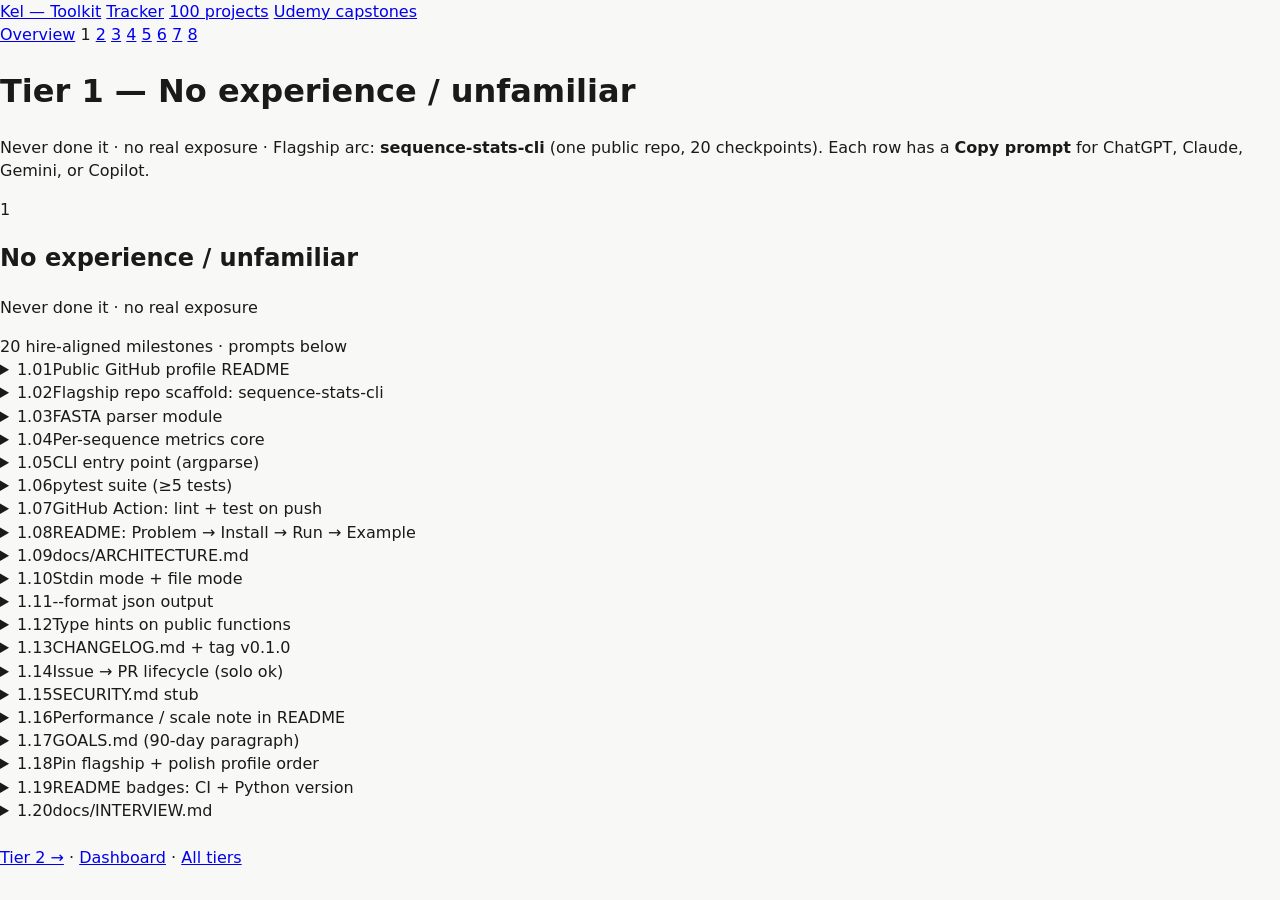
<file: tier-1.html>
<!DOCTYPE html>
<html lang="en">
<head>
<meta charset="UTF-8">
<meta name="viewport" content="width=device-width, initial-scale=1.0">
<title>Tier 1 — No experience / unfamiliar — Milestones</title>
<link rel="preconnect" href="https://fonts.googleapis.com">
<link href="https://fonts.googleapis.com/css2?family=JetBrains+Mono:wght@400;500&display=swap" rel="stylesheet">
<link rel="stylesheet" href="site.css">
</head>
<body>
<nav class="site-nav">
  <a href="index.html" class="site-brand-link">Kel — Toolkit</a>
  <a href="career_threshold_tracker.html">Tracker</a>
  <a href="curriculum.html" class="nav-hi">100 projects</a>
  <a href="capstones.html">Udemy capstones</a>
</nav>

<nav class="tier-tabs" aria-label="Jump to tier">
  <a class="tier-tab tier-tab-overview" href="curriculum.html">Overview</a>
  <span class="tier-tab is-active" aria-current="page" title="Tier 1 — No experience / unfamiliar">1</span>
  <a class="tier-tab" href="tier-2.html" title="Tier 2 — Novice">2</a>
  <a class="tier-tab" href="tier-3.html" title="Tier 3 — Beginner">3</a>
  <a class="tier-tab" href="tier-4.html" title="Tier 4 — Beginner–intermediate">4</a>
  <a class="tier-tab" href="tier-5.html" title="Tier 5 — Intermediate">5</a>
  <a class="tier-tab" href="tier-6.html" title="Tier 6 — Upper intermediate">6</a>
  <a class="tier-tab" href="tier-7.html" title="Tier 7 — Advanced">7</a>
  <a class="tier-tab" href="tier-8.html" title="Tier 8 — Expert">8</a>
</nav>

<div class="sub-hero">
  <h1>Tier 1 — No experience / unfamiliar</h1>
  <p>Never done it · no real exposure · Flagship arc: <strong>sequence-stats-cli</strong> (one public repo, 20 checkpoints). Each row has a <strong>Copy prompt</strong> for ChatGPT, Claude, Gemini, or Copilot.</p>
</div>

<div id="tier-mount"></div>

<p class="save-note" style="margin-top:1.5rem"><a href="tier-2.html" class="text-link">Tier 2 →</a> · <a href="index.html" class="text-link">Dashboard</a> · <a href="curriculum.html" class="text-link">All tiers</a></p>

<script src="compound_curriculum.js"></script>
<script>
  renderTierPage(1, "tier-mount");
</script>
</body>
</html>
</file>
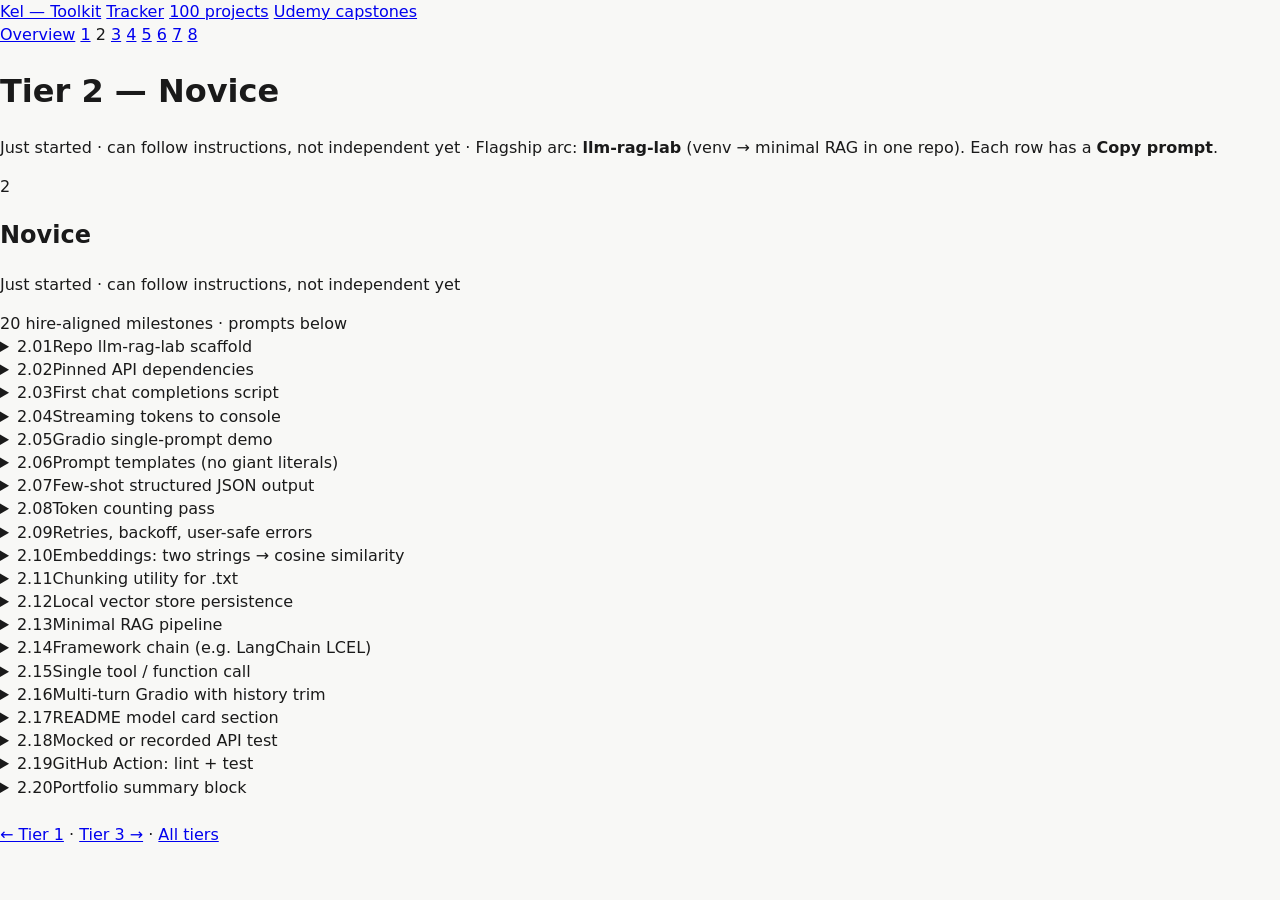
<file: tier-2.html>
<!DOCTYPE html>
<html lang="en">
<head>
<meta charset="UTF-8">
<meta name="viewport" content="width=device-width, initial-scale=1.0">
<title>Tier 2 — Novice — Milestones</title>
<link rel="preconnect" href="https://fonts.googleapis.com">
<link href="https://fonts.googleapis.com/css2?family=JetBrains+Mono:wght@400;500&display=swap" rel="stylesheet">
<link rel="stylesheet" href="site.css">
</head>
<body>
<nav class="site-nav">
  <a href="index.html" class="site-brand-link">Kel — Toolkit</a>
  <a href="career_threshold_tracker.html">Tracker</a>
  <a href="curriculum.html" class="nav-hi">100 projects</a>
  <a href="capstones.html">Udemy capstones</a>
</nav>

<nav class="tier-tabs" aria-label="Jump to tier">
  <a class="tier-tab tier-tab-overview" href="curriculum.html">Overview</a>
  <a class="tier-tab" href="tier-1.html" title="Tier 1 — No experience / unfamiliar">1</a>
  <span class="tier-tab is-active" aria-current="page" title="Tier 2 — Novice">2</span>
  <a class="tier-tab" href="tier-3.html" title="Tier 3 — Beginner">3</a>
  <a class="tier-tab" href="tier-4.html" title="Tier 4 — Beginner–intermediate">4</a>
  <a class="tier-tab" href="tier-5.html" title="Tier 5 — Intermediate">5</a>
  <a class="tier-tab" href="tier-6.html" title="Tier 6 — Upper intermediate">6</a>
  <a class="tier-tab" href="tier-7.html" title="Tier 7 — Advanced">7</a>
  <a class="tier-tab" href="tier-8.html" title="Tier 8 — Expert">8</a>
</nav>

<div class="sub-hero">
  <h1>Tier 2 — Novice</h1>
  <p>Just started · can follow instructions, not independent yet · Flagship arc: <strong>llm-rag-lab</strong> (venv → minimal RAG in one repo). Each row has a <strong>Copy prompt</strong>.</p>
</div>

<div id="tier-mount"></div>

<p class="save-note" style="margin-top:1.5rem"><a href="tier-1.html" class="text-link">← Tier 1</a> · <a href="tier-3.html" class="text-link">Tier 3 →</a> · <a href="curriculum.html" class="text-link">All tiers</a></p>

<script src="compound_curriculum.js"></script>
<script>
  renderTierPage(2, "tier-mount");
</script>
</body>
</html>
</file>
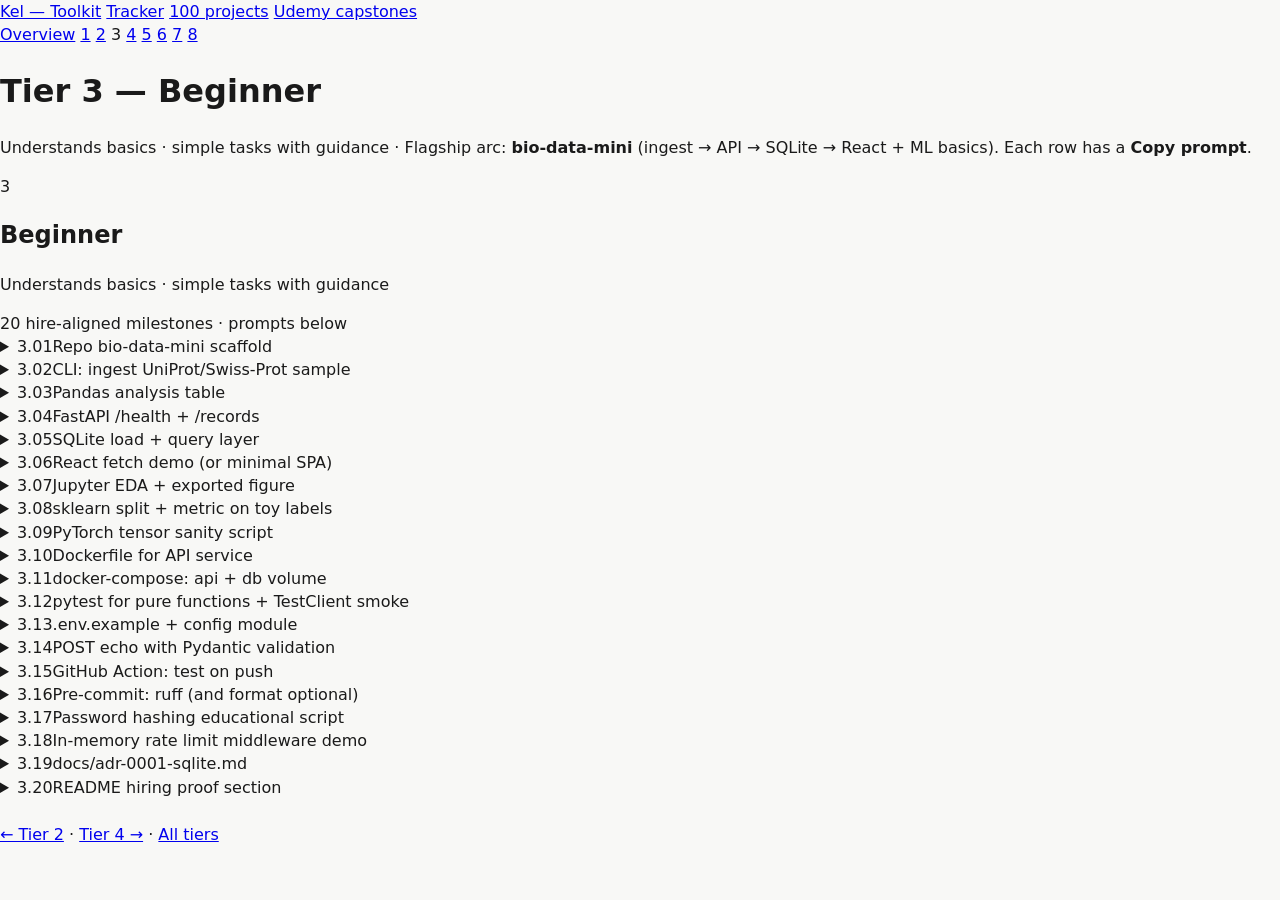
<file: tier-3.html>
<!DOCTYPE html>
<html lang="en">
<head>
<meta charset="UTF-8">
<meta name="viewport" content="width=device-width, initial-scale=1.0">
<title>Tier 3 — Beginner — Milestones</title>
<link rel="preconnect" href="https://fonts.googleapis.com">
<link href="https://fonts.googleapis.com/css2?family=JetBrains+Mono:wght@400;500&display=swap" rel="stylesheet">
<link rel="stylesheet" href="site.css">
</head>
<body>
<nav class="site-nav">
  <a href="index.html" class="site-brand-link">Kel — Toolkit</a>
  <a href="career_threshold_tracker.html">Tracker</a>
  <a href="curriculum.html" class="nav-hi">100 projects</a>
  <a href="capstones.html">Udemy capstones</a>
</nav>

<nav class="tier-tabs" aria-label="Jump to tier">
  <a class="tier-tab tier-tab-overview" href="curriculum.html">Overview</a>
  <a class="tier-tab" href="tier-1.html">1</a>
  <a class="tier-tab" href="tier-2.html">2</a>
  <span class="tier-tab is-active" aria-current="page" title="Tier 3 — Beginner">3</span>
  <a class="tier-tab" href="tier-4.html">4</a>
  <a class="tier-tab" href="tier-5.html">5</a>
  <a class="tier-tab" href="tier-6.html">6</a>
  <a class="tier-tab" href="tier-7.html">7</a>
  <a class="tier-tab" href="tier-8.html">8</a>
</nav>

<div class="sub-hero">
  <h1>Tier 3 — Beginner</h1>
  <p>Understands basics · simple tasks with guidance · Flagship arc: <strong>bio-data-mini</strong> (ingest → API → SQLite → React + ML basics). Each row has a <strong>Copy prompt</strong>.</p>
</div>

<div id="tier-mount"></div>

<p class="save-note" style="margin-top:1.5rem"><a href="tier-2.html" class="text-link">← Tier 2</a> · <a href="tier-4.html" class="text-link">Tier 4 →</a> · <a href="curriculum.html" class="text-link">All tiers</a></p>

<script src="compound_curriculum.js"></script>
<script>
  renderTierPage(3, "tier-mount");
</script>
</body>
</html>
</file>
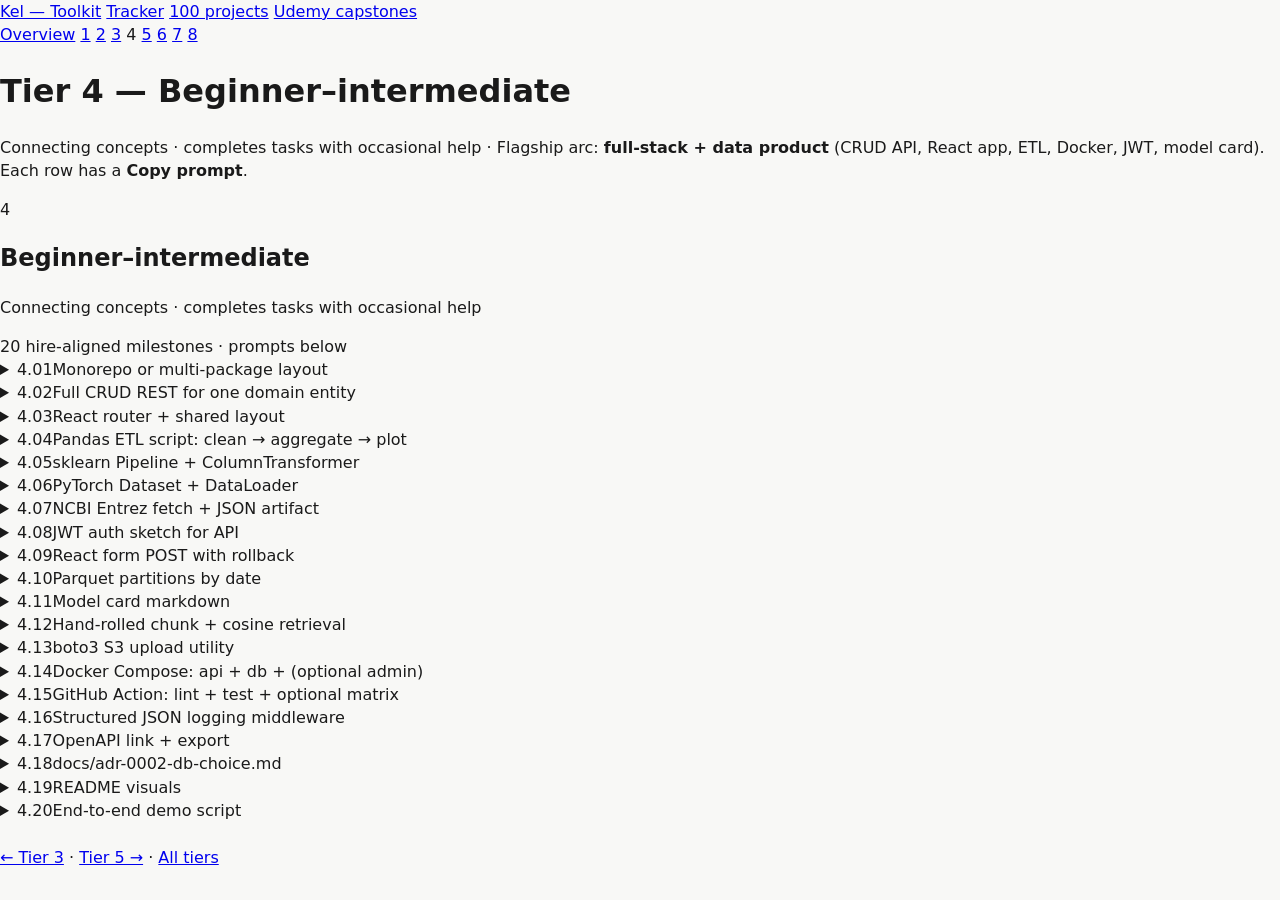
<file: tier-4.html>
<!DOCTYPE html>
<html lang="en">
<head>
<meta charset="UTF-8">
<meta name="viewport" content="width=device-width, initial-scale=1.0">
<title>Tier 4 — Beginner–intermediate — Milestones</title>
<link rel="preconnect" href="https://fonts.googleapis.com">
<link href="https://fonts.googleapis.com/css2?family=JetBrains+Mono:wght@400;500&display=swap" rel="stylesheet">
<link rel="stylesheet" href="site.css">
</head>
<body>
<nav class="site-nav">
  <a href="index.html" class="site-brand-link">Kel — Toolkit</a>
  <a href="career_threshold_tracker.html">Tracker</a>
  <a href="curriculum.html" class="nav-hi">100 projects</a>
  <a href="capstones.html">Udemy capstones</a>
</nav>

<nav class="tier-tabs" aria-label="Jump to tier">
  <a class="tier-tab tier-tab-overview" href="curriculum.html">Overview</a>
  <a class="tier-tab" href="tier-1.html">1</a>
  <a class="tier-tab" href="tier-2.html">2</a>
  <a class="tier-tab" href="tier-3.html">3</a>
  <span class="tier-tab is-active" aria-current="page" title="Tier 4 — Beginner–intermediate">4</span>
  <a class="tier-tab" href="tier-5.html">5</a>
  <a class="tier-tab" href="tier-6.html">6</a>
  <a class="tier-tab" href="tier-7.html">7</a>
  <a class="tier-tab" href="tier-8.html">8</a>
</nav>

<div class="sub-hero">
  <h1>Tier 4 — Beginner–intermediate</h1>
  <p>Connecting concepts · completes tasks with occasional help · Flagship arc: <strong>full-stack + data product</strong> (CRUD API, React app, ETL, Docker, JWT, model card). Each row has a <strong>Copy prompt</strong>.</p>
</div>

<div id="tier-mount"></div>

<p class="save-note" style="margin-top:1.5rem"><a href="tier-3.html" class="text-link">← Tier 3</a> · <a href="tier-5.html" class="text-link">Tier 5 →</a> · <a href="curriculum.html" class="text-link">All tiers</a></p>

<script src="compound_curriculum.js"></script>
<script>
  renderTierPage(4, "tier-mount");
</script>
</body>
</html>
</file>
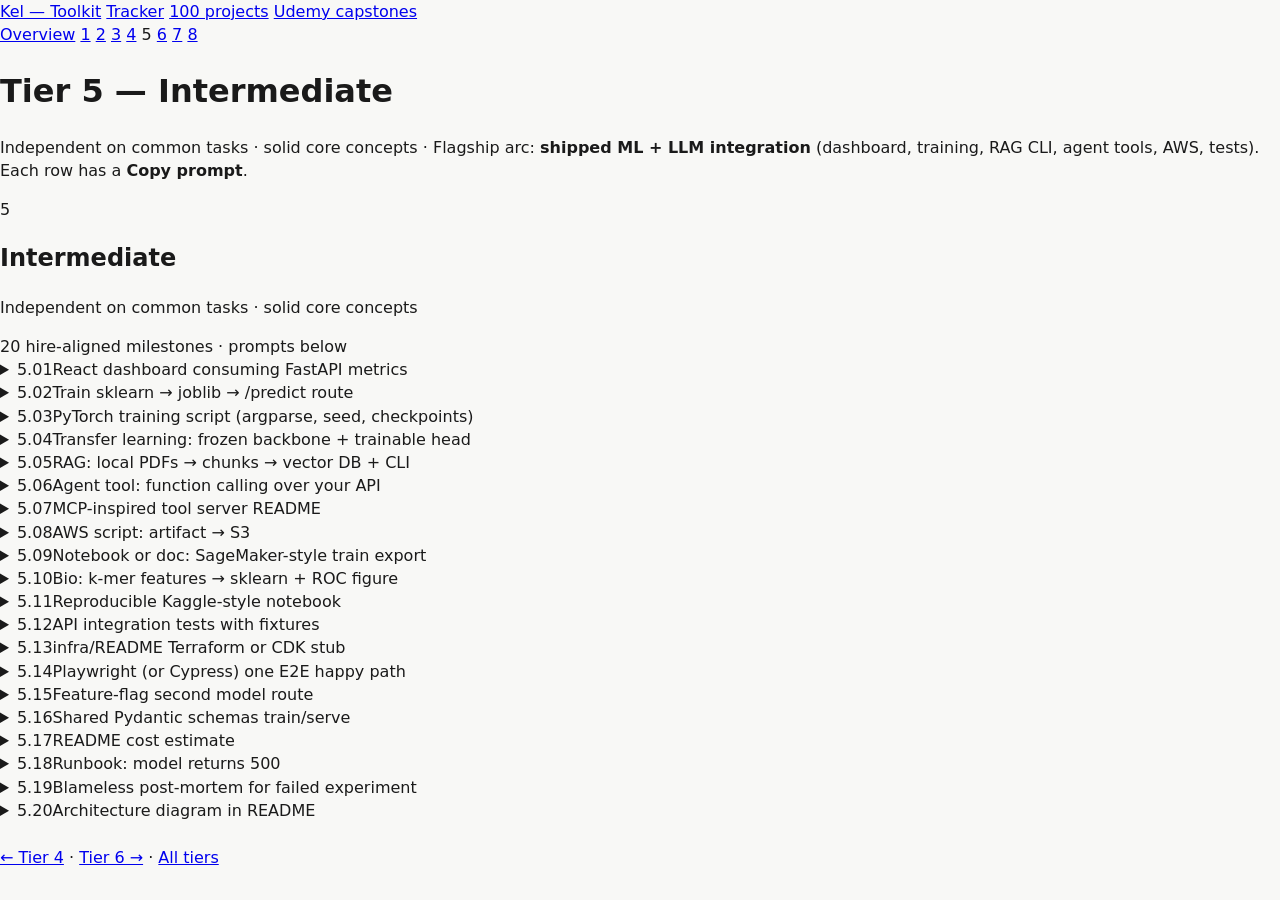
<file: tier-5.html>
<!DOCTYPE html>
<html lang="en">
<head>
<meta charset="UTF-8">
<meta name="viewport" content="width=device-width, initial-scale=1.0">
<title>Tier 5 — Intermediate — Milestones</title>
<link rel="preconnect" href="https://fonts.googleapis.com">
<link href="https://fonts.googleapis.com/css2?family=JetBrains+Mono:wght@400;500&display=swap" rel="stylesheet">
<link rel="stylesheet" href="site.css">
</head>
<body>
<nav class="site-nav">
  <a href="index.html" class="site-brand-link">Kel — Toolkit</a>
  <a href="career_threshold_tracker.html">Tracker</a>
  <a href="curriculum.html" class="nav-hi">100 projects</a>
  <a href="capstones.html">Udemy capstones</a>
</nav>

<nav class="tier-tabs" aria-label="Jump to tier">
  <a class="tier-tab tier-tab-overview" href="curriculum.html">Overview</a>
  <a class="tier-tab" href="tier-1.html">1</a>
  <a class="tier-tab" href="tier-2.html">2</a>
  <a class="tier-tab" href="tier-3.html">3</a>
  <a class="tier-tab" href="tier-4.html">4</a>
  <span class="tier-tab is-active" aria-current="page" title="Tier 5 — Intermediate">5</span>
  <a class="tier-tab" href="tier-6.html">6</a>
  <a class="tier-tab" href="tier-7.html">7</a>
  <a class="tier-tab" href="tier-8.html">8</a>
</nav>

<div class="sub-hero">
  <h1>Tier 5 — Intermediate</h1>
  <p>Independent on common tasks · solid core concepts · Flagship arc: <strong>shipped ML + LLM integration</strong> (dashboard, training, RAG CLI, agent tools, AWS, tests). Each row has a <strong>Copy prompt</strong>.</p>
</div>

<div id="tier-mount"></div>

<p class="save-note" style="margin-top:1.5rem"><a href="tier-4.html" class="text-link">← Tier 4</a> · <a href="tier-6.html" class="text-link">Tier 6 →</a> · <a href="curriculum.html" class="text-link">All tiers</a></p>

<script src="compound_curriculum.js"></script>
<script>
  renderTierPage(5, "tier-mount");
</script>
</body>
</html>
</file>
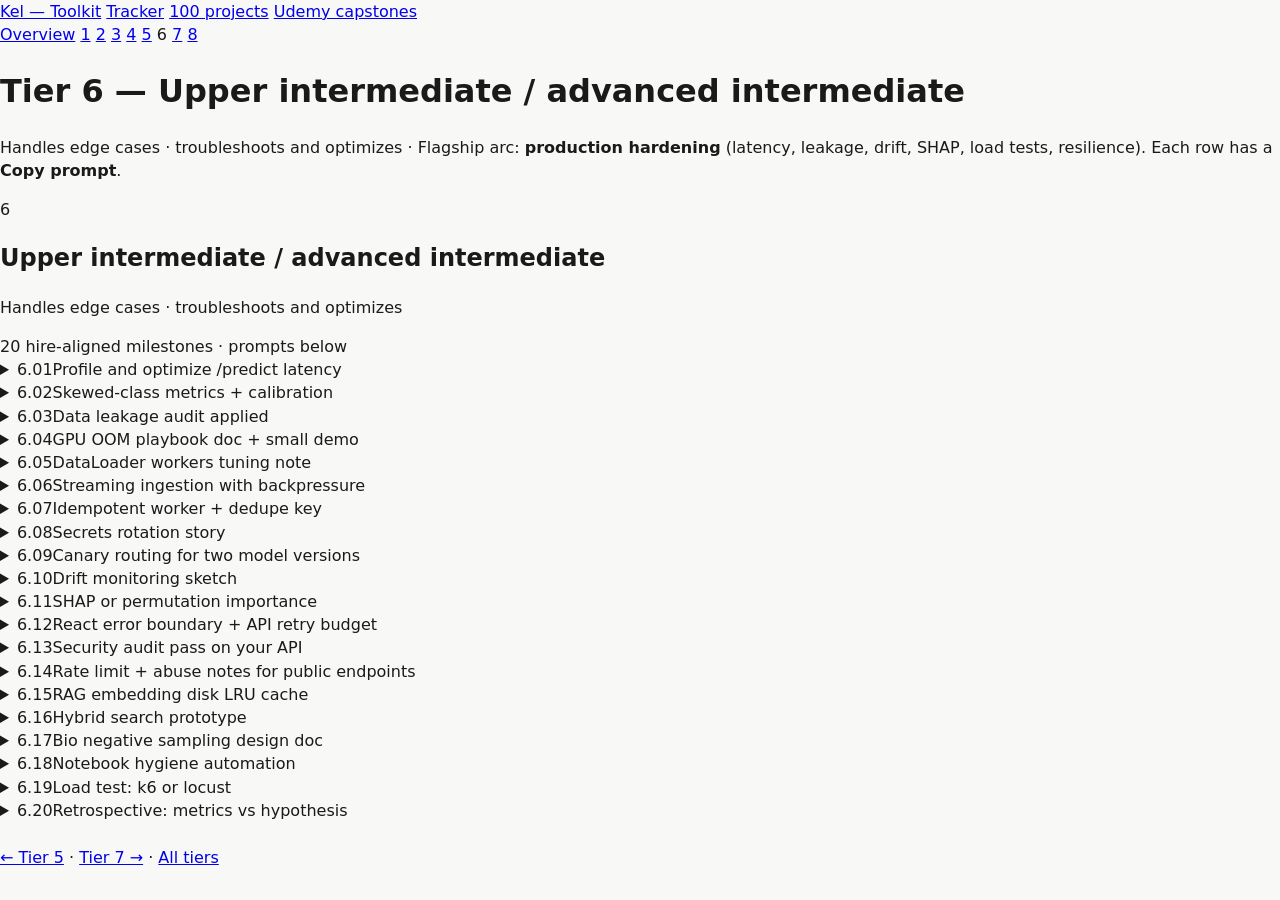
<file: tier-6.html>
<!DOCTYPE html>
<html lang="en">
<head>
<meta charset="UTF-8">
<meta name="viewport" content="width=device-width, initial-scale=1.0">
<title>Tier 6 — Upper intermediate — Milestones</title>
<link rel="preconnect" href="https://fonts.googleapis.com">
<link href="https://fonts.googleapis.com/css2?family=JetBrains+Mono:wght@400;500&display=swap" rel="stylesheet">
<link rel="stylesheet" href="site.css">
</head>
<body>
<nav class="site-nav">
  <a href="index.html" class="site-brand-link">Kel — Toolkit</a>
  <a href="career_threshold_tracker.html">Tracker</a>
  <a href="curriculum.html" class="nav-hi">100 projects</a>
  <a href="capstones.html">Udemy capstones</a>
</nav>

<nav class="tier-tabs" aria-label="Jump to tier">
  <a class="tier-tab tier-tab-overview" href="curriculum.html">Overview</a>
  <a class="tier-tab" href="tier-1.html">1</a>
  <a class="tier-tab" href="tier-2.html">2</a>
  <a class="tier-tab" href="tier-3.html">3</a>
  <a class="tier-tab" href="tier-4.html">4</a>
  <a class="tier-tab" href="tier-5.html">5</a>
  <span class="tier-tab is-active" aria-current="page" title="Tier 6 — Upper intermediate">6</span>
  <a class="tier-tab" href="tier-7.html">7</a>
  <a class="tier-tab" href="tier-8.html">8</a>
</nav>

<div class="sub-hero">
  <h1>Tier 6 — Upper intermediate / advanced intermediate</h1>
  <p>Handles edge cases · troubleshoots and optimizes · Flagship arc: <strong>production hardening</strong> (latency, leakage, drift, SHAP, load tests, resilience). Each row has a <strong>Copy prompt</strong>.</p>
</div>

<div id="tier-mount"></div>

<p class="save-note" style="margin-top:1.5rem"><a href="tier-5.html" class="text-link">← Tier 5</a> · <a href="tier-7.html" class="text-link">Tier 7 →</a> · <a href="curriculum.html" class="text-link">All tiers</a></p>

<script src="compound_curriculum.js"></script>
<script>
  renderTierPage(6, "tier-mount");
</script>
</body>
</html>
</file>
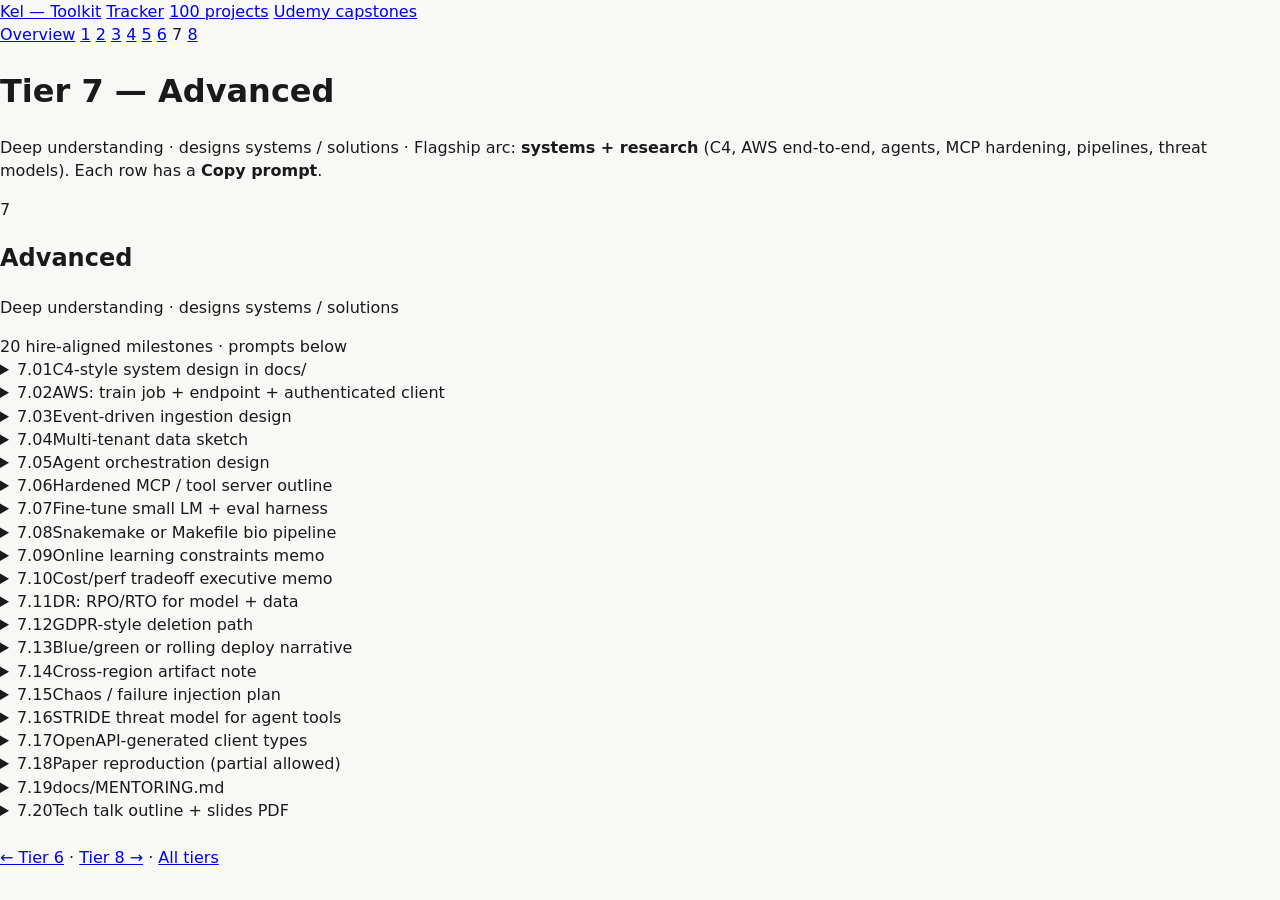
<file: tier-7.html>
<!DOCTYPE html>
<html lang="en">
<head>
<meta charset="UTF-8">
<meta name="viewport" content="width=device-width, initial-scale=1.0">
<title>Tier 7 — Advanced — Milestones</title>
<link rel="preconnect" href="https://fonts.googleapis.com">
<link href="https://fonts.googleapis.com/css2?family=JetBrains+Mono:wght@400;500&display=swap" rel="stylesheet">
<link rel="stylesheet" href="site.css">
</head>
<body>
<nav class="site-nav">
  <a href="index.html" class="site-brand-link">Kel — Toolkit</a>
  <a href="career_threshold_tracker.html">Tracker</a>
  <a href="curriculum.html" class="nav-hi">100 projects</a>
  <a href="capstones.html">Udemy capstones</a>
</nav>

<nav class="tier-tabs" aria-label="Jump to tier">
  <a class="tier-tab tier-tab-overview" href="curriculum.html">Overview</a>
  <a class="tier-tab" href="tier-1.html">1</a>
  <a class="tier-tab" href="tier-2.html">2</a>
  <a class="tier-tab" href="tier-3.html">3</a>
  <a class="tier-tab" href="tier-4.html">4</a>
  <a class="tier-tab" href="tier-5.html">5</a>
  <a class="tier-tab" href="tier-6.html">6</a>
  <span class="tier-tab is-active" aria-current="page" title="Tier 7 — Advanced">7</span>
  <a class="tier-tab" href="tier-8.html">8</a>
</nav>

<div class="sub-hero">
  <h1>Tier 7 — Advanced</h1>
  <p>Deep understanding · designs systems / solutions · Flagship arc: <strong>systems + research</strong> (C4, AWS end-to-end, agents, MCP hardening, pipelines, threat models). Each row has a <strong>Copy prompt</strong>.</p>
</div>

<div id="tier-mount"></div>

<p class="save-note" style="margin-top:1.5rem"><a href="tier-6.html" class="text-link">← Tier 6</a> · <a href="tier-8.html" class="text-link">Tier 8 →</a> · <a href="curriculum.html" class="text-link">All tiers</a></p>

<script src="compound_curriculum.js"></script>
<script>
  renderTierPage(7, "tier-mount");
</script>
</body>
</html>
</file>
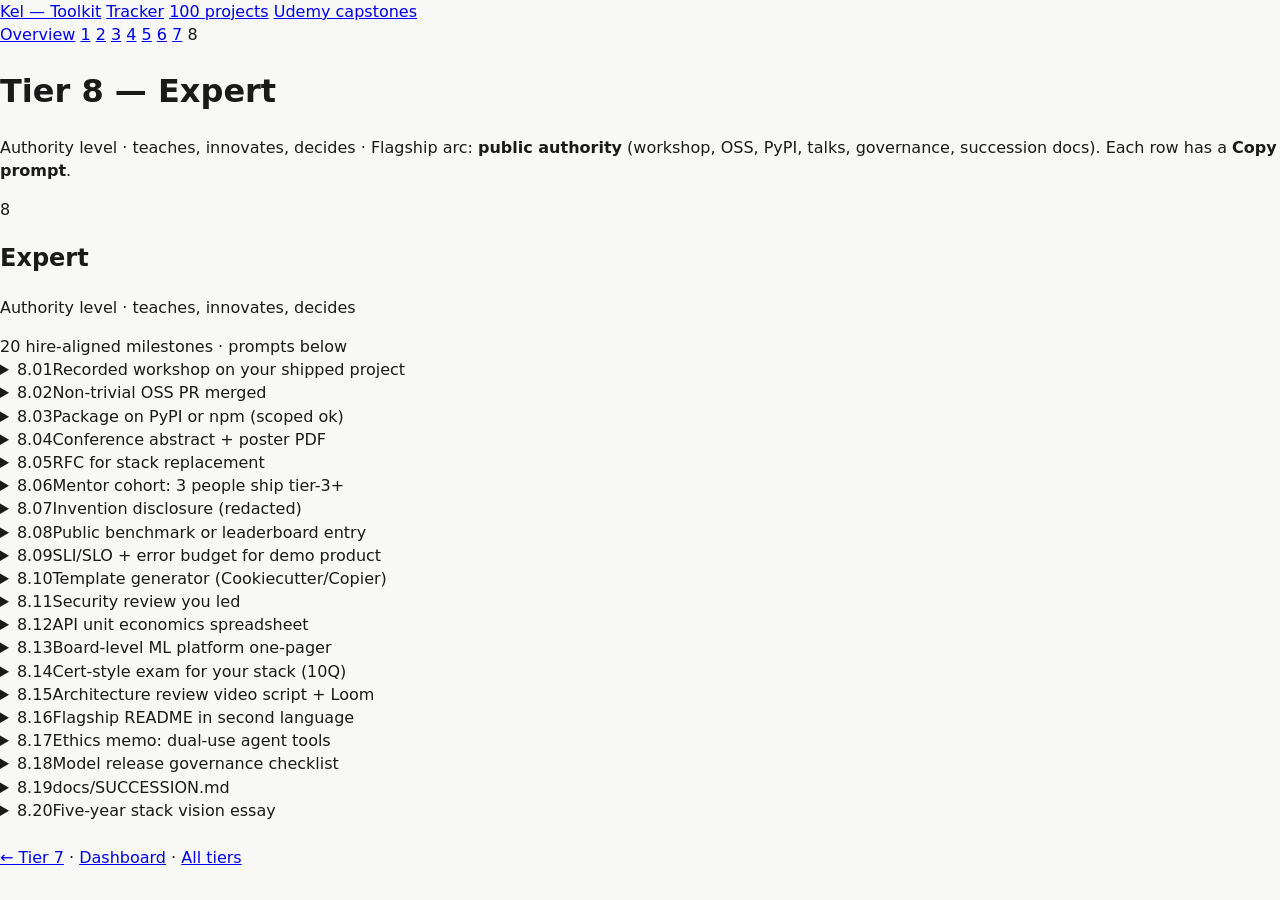
<file: tier-8.html>
<!DOCTYPE html>
<html lang="en">
<head>
<meta charset="UTF-8">
<meta name="viewport" content="width=device-width, initial-scale=1.0">
<title>Tier 8 — Expert — Milestones</title>
<link rel="preconnect" href="https://fonts.googleapis.com">
<link href="https://fonts.googleapis.com/css2?family=JetBrains+Mono:wght@400;500&display=swap" rel="stylesheet">
<link rel="stylesheet" href="site.css">
</head>
<body>
<nav class="site-nav">
  <a href="index.html" class="site-brand-link">Kel — Toolkit</a>
  <a href="career_threshold_tracker.html">Tracker</a>
  <a href="curriculum.html" class="nav-hi">100 projects</a>
  <a href="capstones.html">Udemy capstones</a>
</nav>

<nav class="tier-tabs" aria-label="Jump to tier">
  <a class="tier-tab tier-tab-overview" href="curriculum.html">Overview</a>
  <a class="tier-tab" href="tier-1.html">1</a>
  <a class="tier-tab" href="tier-2.html">2</a>
  <a class="tier-tab" href="tier-3.html">3</a>
  <a class="tier-tab" href="tier-4.html">4</a>
  <a class="tier-tab" href="tier-5.html">5</a>
  <a class="tier-tab" href="tier-6.html">6</a>
  <a class="tier-tab" href="tier-7.html">7</a>
  <span class="tier-tab is-active" aria-current="page" title="Tier 8 — Expert">8</span>
</nav>

<div class="sub-hero">
  <h1>Tier 8 — Expert</h1>
  <p>Authority level · teaches, innovates, decides · Flagship arc: <strong>public authority</strong> (workshop, OSS, PyPI, talks, governance, succession docs). Each row has a <strong>Copy prompt</strong>.</p>
</div>

<div id="tier-mount"></div>

<p class="save-note" style="margin-top:1.5rem"><a href="tier-7.html" class="text-link">← Tier 7</a> · <a href="index.html" class="text-link">Dashboard</a> · <a href="curriculum.html" class="text-link">All tiers</a></p>

<script src="compound_curriculum.js"></script>
<script>
  renderTierPage(8, "tier-mount");
</script>
</body>
</html>
</file>
<file: site.css>
/* Career dashboard — single-page app */

:root {
  --accent: #1d9e75;
  --accent-text: #0f6e56;
  --accent-soft: #e1f5ee;
  --bg: #f8f8f6;
  --card: #fff;
  --border: #e0e0e0;
  --text: #1a1a1a;
  --text-muted: #666;
  --chip-locked-bg: #e8e8e8;
  --chip-locked-text: #999;
  --shadow-card: 0 1px 3px rgba(0, 0, 0, 0.06);
  --radius: 10px;
  --breakpoint: 700px;
}

*,
*::before,
*::after {
  box-sizing: border-box;
}

html {
  font-size: 16px;
  -webkit-text-size-adjust: 100%;
}

body {
  margin: 0;
  font-family: system-ui, -apple-system, BlinkMacSystemFont, "Segoe UI", Roboto, sans-serif;
  background: var(--bg);
  color: var(--text);
  line-height: 1.45;
  min-height: 100vh;
}

.app {
  max-width: 1200px;
  margin: 0 auto;
  padding: 1.25rem 1.25rem 2.5rem;
}

/* ZONE 1 — Header */
.zone-header {
  display: flex;
  flex-wrap: wrap;
  align-items: flex-start;
  justify-content: space-between;
  gap: 1rem;
  padding-bottom: 1.25rem;
  border-bottom: 1px solid var(--border);
  margin-bottom: 1.25rem;
}

.zone-header__left h1 {
  margin: 0;
  font-size: clamp(1.5rem, 4vw, 2rem);
  font-weight: 700;
  letter-spacing: -0.02em;
  color: var(--text);
}

.zone-header__subtitle {
  margin: 0.35rem 0 0;
  font-size: 0.95rem;
  color: var(--text-muted);
  font-weight: 500;
}

.zone-header__right {
  display: flex;
  flex-wrap: wrap;
  align-items: center;
  justify-content: flex-end;
  gap: 0.65rem 1rem;
}

.zone-header__updated {
  margin: 0;
  font-size: 0.8125rem;
  color: var(--text-muted);
}

.export-skills-btn {
  margin: 0;
  padding: 0.4rem 0.75rem;
  font: inherit;
  font-size: 0.8125rem;
  font-weight: 600;
  color: var(--accent-text);
  background: var(--accent-soft);
  border: 1px solid var(--accent);
  border-radius: 8px;
  cursor: pointer;
  box-shadow: var(--shadow-card);
}

.export-skills-btn:hover {
  background: #d4efe4;
}

.export-skills-btn:focus-visible {
  outline: 2px solid var(--accent);
  outline-offset: 2px;
}

.export-skills-btn:disabled {
  opacity: 0.45;
  cursor: not-allowed;
}

/* ZONE 2 — Metrics */
.metrics-row {
  display: grid;
  grid-template-columns: repeat(4, minmax(0, 1fr));
  gap: 0.75rem;
  margin-bottom: 1.25rem;
}

@media (max-width: 700px) {
  .metrics-row {
    grid-template-columns: repeat(2, minmax(0, 1fr));
  }
}

.metric-card {
  background: var(--card);
  border: 1px solid var(--border);
  border-radius: var(--radius);
  box-shadow: var(--shadow-card);
  padding: 1rem 1.1rem;
}

.metric-card__label {
  font-size: 0.65rem;
  font-weight: 600;
  letter-spacing: 0.08em;
  color: var(--text-muted);
  margin: 0 0 0.35rem;
  text-transform: uppercase;
}

.metric-card__value {
  margin: 0;
  font-size: 1.35rem;
  font-weight: 700;
  font-variant-numeric: tabular-nums;
  color: var(--text);
}

.metric-card__sub {
  margin: 0.25rem 0 0;
  font-size: 0.75rem;
  color: var(--text-muted);
}

/* ZONE 3 — Main grid */
.main-grid {
  display: grid;
  grid-template-columns: minmax(0, 1.5fr) minmax(0, 1fr);
  gap: 1rem;
  align-items: start;
}

@media (max-width: 700px) {
  .main-grid {
    grid-template-columns: 1fr;
  }
}

.panel {
  background: var(--card);
  border: 1px solid var(--border);
  border-radius: var(--radius);
  box-shadow: var(--shadow-card);
  padding: 1.1rem 1.15rem;
}

.panel + .panel {
  margin-top: 1rem;
}

.panel__title {
  margin: 0 0 1rem;
  font-size: 0.7rem;
  font-weight: 700;
  letter-spacing: 0.1em;
  color: var(--text-muted);
  text-transform: uppercase;
}

/* Course rows */
.course-list {
  display: flex;
  flex-direction: column;
  gap: 1.1rem;
}

.course-row__head {
  display: flex;
  align-items: flex-start;
  justify-content: space-between;
  gap: 0.75rem;
  margin-bottom: 0.4rem;
}

.course-row__namecol {
  min-width: 0;
  flex: 1;
}

.course-row__name {
  margin: 0;
  font-size: 0.9rem;
  font-weight: 600;
  color: var(--text);
  min-width: 0;
  max-width: 45ch;
  overflow: hidden;
  text-overflow: ellipsis;
  white-space: nowrap;
}

.course-row__instructor {
  margin: 0.2rem 0 0;
  font-size: 0.75rem;
  font-weight: 500;
  color: var(--text-muted);
  line-height: 1.3;
  max-width: 50ch;
}

.course-row__pct {
  margin: 0;
  font-size: 0.9rem;
  font-weight: 600;
  font-variant-numeric: tabular-nums;
  color: var(--text-muted);
  flex-shrink: 0;
}

.course-row input[type="range"] {
  width: 100%;
  height: 6px;
  margin: 0;
  accent-color: var(--accent);
  cursor: pointer;
}

.course-row input[type="range"]:focus-visible {
  outline: 2px solid var(--accent);
  outline-offset: 2px;
}

.course-row__bar {
  height: 4px;
  background: var(--chip-locked-bg);
  border-radius: 2px;
  margin-top: 0.35rem;
  overflow: hidden;
}

.course-row__bar-fill {
  height: 100%;
  width: 0%;
  background: var(--accent);
  border-radius: 2px;
  transition: width 0.08s ease-out;
}

/* Salary & roles */
.salary-title {
  margin: 0 0 0.5rem;
  font-size: 1rem;
  font-weight: 600;
  color: var(--text);
  line-height: 1.35;
}

.salary-range {
  margin: 0 0 0.65rem;
  font-size: 1.65rem;
  font-weight: 700;
  font-variant-numeric: tabular-nums;
  letter-spacing: -0.02em;
}

.next-unlock {
  margin: 0;
  font-size: 0.85rem;
  font-weight: 600;
  color: var(--accent-text);
}

.panel-divider {
  height: 1px;
  background: var(--border);
  margin: 1rem 0;
}

.roles-label {
  margin: 0 0 0.6rem;
  font-size: 0.7rem;
  font-weight: 700;
  letter-spacing: 0.08em;
  color: var(--text-muted);
  text-transform: uppercase;
}

.chip-grid {
  display: flex;
  flex-wrap: wrap;
  gap: 0.45rem;
}

.chip {
  display: inline-flex;
  align-items: center;
  padding: 0.35rem 0.65rem;
  font-size: 0.78rem;
  font-weight: 600;
  border-radius: 999px;
  border: 1px solid var(--border);
  line-height: 1.2;
}

.chip--role-qualified {
  background: var(--accent-soft);
  color: var(--accent-text);
  border-color: var(--accent);
}

.chip--role-locked {
  background: var(--card);
  color: var(--chip-locked-text);
  border: 1px solid #b8b8b8;
}

.chip--skill-active {
  background: var(--accent-soft);
  color: var(--accent-text);
  border-color: var(--accent);
}

/* ZONE 4 — Projects */
.zone-built {
  margin-top: 1.5rem;
}

.zone-built__title {
  margin: 0 0 1rem;
  font-size: 0.7rem;
  font-weight: 700;
  letter-spacing: 0.1em;
  color: var(--text-muted);
  text-transform: uppercase;
}

.project-grid {
  display: grid;
  grid-template-columns: repeat(3, minmax(0, 1fr));
  gap: 0.75rem;
}

@media (max-width: 700px) {
  .project-grid {
    grid-template-columns: 1fr;
  }
}

.project-card {
  display: flex;
  flex-direction: column;
  background: var(--card);
  border: 1px solid var(--border);
  border-radius: var(--radius);
  box-shadow: var(--shadow-card);
  padding: 1rem 1.1rem;
  text-decoration: none;
  color: inherit;
  transition: border-color 0.15s ease;
}

.project-card:hover {
  border-color: var(--accent);
}

.project-card:focus-visible {
  outline: 2px solid var(--accent);
  outline-offset: 2px;
}

.project-card__name {
  margin: 0 0 0.4rem;
  font-size: 1rem;
  font-weight: 700;
  color: var(--text);
}

.project-card__tech {
  margin: 0 0 0.75rem;
  font-size: 0.8rem;
  color: var(--text-muted);
  flex: 1;
}

.project-card__link {
  font-size: 0.78rem;
  font-weight: 600;
  color: var(--accent-text);
  word-break: break-all;
}

/* ZONE 5 — Portfolio roadmap */
.zone-roadmap {
  margin-top: 1.5rem;
}

.zone-roadmap__title {
  margin: 0 0 0.35rem;
  font-size: 0.7rem;
  font-weight: 700;
  letter-spacing: 0.1em;
  color: var(--text-muted);
  text-transform: uppercase;
}

.zone-roadmap__subtitle {
  margin: 0 0 1rem;
  font-size: 0.85rem;
  color: var(--text-muted);
  line-height: 1.4;
}

.roadmap-grid {
  display: grid;
  grid-template-columns: repeat(4, minmax(0, 1fr));
  gap: 0.75rem;
}

@media (max-width: 900px) {
  .roadmap-grid {
    grid-template-columns: repeat(2, minmax(0, 1fr));
  }
}

@media (max-width: 500px) {
  .roadmap-grid {
    grid-template-columns: 1fr;
  }
}

.roadmap-empty {
  margin: 0;
  font-size: 0.875rem;
  color: var(--text-muted);
}

.roadmap-card-wrap {
  display: flex;
  flex-direction: column;
  gap: 0;
}

.roadmap-card {
  display: block;
  width: 100%;
  margin: 0;
  padding: 1rem 1.1rem;
  text-align: left;
  font: inherit;
  cursor: pointer;
  background: var(--card);
  border: 1px solid var(--border);
  border-radius: var(--radius);
  box-shadow: var(--shadow-card);
  color: inherit;
  transition: border-color 0.15s ease;
}

.roadmap-card:hover {
  border-color: var(--accent);
}

.roadmap-card:focus-visible {
  outline: 2px solid var(--accent);
  outline-offset: 2px;
}

.roadmap-card__name {
  margin: 0 0 0.35rem;
  font-size: 0.9rem;
  font-weight: 700;
  color: var(--text);
  line-height: 1.3;
}

.roadmap-card__hint {
  margin: 0 0 0.5rem;
  font-size: 0.72rem;
  color: var(--text-muted);
  line-height: 1.35;
}

.roadmap-card__progress-label {
  margin: 0 0 0.35rem;
  font-size: 0.75rem;
  font-weight: 600;
  color: var(--accent-text);
}

.roadmap-card__bar {
  height: 4px;
  background: var(--chip-locked-bg);
  border-radius: 2px;
  overflow: hidden;
}

.roadmap-card__bar-fill {
  height: 100%;
  width: 0%;
  background: var(--accent);
  border-radius: 2px;
  transition: width 0.12s ease-out;
}

.roadmap-card__panel {
  margin-top: 0.5rem;
  padding: 0.85rem 1rem 1rem;
  background: var(--card);
  border: 1px solid var(--border);
  border-radius: var(--radius);
  box-shadow: var(--shadow-card);
  max-height: 16rem;
  overflow-y: auto;
}

.roadmap-check {
  display: flex;
  align-items: flex-start;
  gap: 0.45rem;
  margin: 0 0 0.45rem;
  font-size: 0.78rem;
  font-weight: 500;
  color: var(--text);
  cursor: pointer;
  line-height: 1.35;
}

.roadmap-check input {
  margin: 0.2rem 0 0;
  flex-shrink: 0;
  accent-color: var(--accent);
}

.roadmap-check__text {
  flex: 1;
  min-width: 0;
}

/* ZONE 6 — Project board + portfolio UI */
.zone-project-board {
  margin-top: 1.5rem;
}

.zone-project-board__title {
  margin: 0 0 1rem;
  font-size: 0.7rem;
  font-weight: 700;
  letter-spacing: 0.1em;
  color: var(--text-muted);
  text-transform: uppercase;
}

.project-board-mount {
  display: flex;
  flex-direction: column;
  gap: 1rem;
}

#project-board-mount .pj-summary {
  display: flex;
  flex-wrap: wrap;
  gap: 0.75rem 1.25rem;
  font-size: 0.8rem;
  color: var(--text-muted);
}

#project-board-mount .pj-stat strong {
  color: var(--text);
  font-variant-numeric: tabular-nums;
}

#project-board-mount .pj-stack-nav {
  display: grid;
  grid-template-columns: repeat(auto-fill, minmax(140px, 1fr));
  gap: 0.5rem;
}

#project-board-mount .stack-card {
  display: block;
  padding: 0.65rem 0.75rem;
  background: var(--card);
  border: 1px solid var(--border);
  border-radius: var(--radius);
  box-shadow: var(--shadow-card);
  text-decoration: none;
  color: inherit;
  font-size: 0.75rem;
  transition: border-color 0.15s ease;
}

#project-board-mount .stack-card:hover {
  border-color: var(--accent);
}

#project-board-mount .stack-card-top {
  display: flex;
  justify-content: space-between;
  font-weight: 600;
  margin-bottom: 0.25rem;
}

#project-board-mount .stack-name {
  font-weight: 700;
  font-size: 0.8rem;
  color: var(--text);
}

#project-board-mount .stack-meta {
  font-size: 0.7rem;
  color: var(--text-muted);
}

#project-board-mount .pj-stack {
  margin-bottom: 1.25rem;
}

#project-board-mount .pj-stack-header {
  display: flex;
  flex-wrap: wrap;
  justify-content: space-between;
  gap: 0.75rem;
  padding: 1rem 1.1rem;
  background: var(--card);
  border: 1px solid var(--border);
  border-radius: var(--radius);
  box-shadow: var(--shadow-card);
  border-left: 4px solid var(--accent);
  margin-bottom: 0.75rem;
}

#project-board-mount .pj-stack-header.stack-purple {
  border-left-color: #6b3fd4;
}

#project-board-mount .pj-stack-header.stack-gray {
  border-left-color: #888;
}

#project-board-mount .pj-stack-header.stack-amber {
  border-left-color: #b54708;
}

#project-board-mount .pj-stack-header.stack-blue {
  border-left-color: #0a66c2;
}

#project-board-mount .pj-stack-kicker {
  margin: 0;
  font-size: 0.65rem;
  font-weight: 700;
  letter-spacing: 0.08em;
  color: var(--text-muted);
  text-transform: uppercase;
}

#project-board-mount .pj-stack-header h2 {
  margin: 0.2rem 0;
  font-size: 1.1rem;
}

#project-board-mount .pj-stack-unlock {
  margin: 0;
  font-size: 0.78rem;
  color: var(--text-muted);
}

#project-board-mount .pj-stack-salary {
  font-size: 0.9rem;
  font-weight: 700;
  align-self: center;
}

#project-board-mount .pj-tier-title {
  margin: 0.75rem 0 0.5rem;
  font-size: 0.7rem;
  font-weight: 700;
  letter-spacing: 0.06em;
  color: var(--text-muted);
  text-transform: uppercase;
}

#project-board-mount .pj-tier-rail {
  display: flex;
  flex-direction: column;
  gap: 0.65rem;
}

#project-board-mount .pj-card {
  background: var(--card);
  border: 1px solid var(--border);
  border-radius: var(--radius);
  box-shadow: var(--shadow-card);
  padding: 1rem 1.1rem;
}

#project-board-mount .pj-top-row {
  display: flex;
  flex-wrap: wrap;
  align-items: center;
  gap: 0.35rem;
  margin-bottom: 0.5rem;
}

#project-board-mount .pj-badge {
  font-size: 0.72rem;
  font-weight: 600;
  color: var(--text-muted);
}

#project-board-mount .pj-chip {
  font-size: 0.65rem;
  font-weight: 700;
  text-transform: uppercase;
  letter-spacing: 0.05em;
  color: var(--accent-text);
  background: var(--accent-soft);
  padding: 0.2rem 0.45rem;
  border-radius: 4px;
}

#project-board-mount .pj-status {
  font-size: 0.72rem;
  font-weight: 600;
  margin-left: auto;
}

#project-board-mount .pj-status-complete {
  color: var(--accent-text);
}

#project-board-mount .pj-status-planned {
  color: var(--text-muted);
}

#project-board-mount .pj-status-in-progress {
  color: #b54708;
}

#project-board-mount .pj-title {
  margin: 0 0 0.5rem;
  font-size: 1rem;
  font-weight: 700;
}

#project-board-mount .pj-line {
  margin: 0 0 0.35rem;
  font-size: 0.8rem;
  line-height: 1.4;
}

#project-board-mount .pj-compounding {
  margin: 0 0 0.5rem;
  font-size: 0.8rem;
  font-style: italic;
  color: var(--text-muted);
}

#project-board-mount .pj-skills {
  display: flex;
  flex-wrap: wrap;
  gap: 0.35rem;
  margin: 0.5rem 0;
}

#project-board-mount .pj-skill {
  font-size: 0.72rem;
  padding: 0.2rem 0.45rem;
  background: var(--chip-locked-bg);
  border-radius: 4px;
  color: var(--text);
}

#project-board-mount .pj-links-row {
  display: flex;
  flex-wrap: wrap;
  gap: 0.5rem;
  align-items: center;
  margin-top: 0.5rem;
}

#project-board-mount .pj-link {
  font-size: 0.78rem;
  font-weight: 600;
  color: var(--accent-text);
}

#project-board-mount .pj-link-muted {
  color: var(--chip-locked-text);
}

#project-board-mount .pj-course {
  margin: 0.5rem 0 0;
  font-size: 0.72rem;
  color: var(--text-muted);
}

#project-board-mount .learn-btn,
#project-board-mount .status-toggle {
  font: inherit;
  font-size: 0.75rem;
  font-weight: 600;
  padding: 0.35rem 0.6rem;
  border-radius: 6px;
  border: 1px solid var(--border);
  background: var(--bg);
  cursor: pointer;
  color: var(--text);
}

#project-board-mount .learn-btn {
  border-color: var(--accent);
  color: var(--accent-text);
  background: var(--accent-soft);
}

#project-board-mount .next-projects {
  padding: 1rem 1.1rem;
  background: var(--card);
  border: 1px solid var(--border);
  border-radius: var(--radius);
  box-shadow: var(--shadow-card);
}

#project-board-mount .next-item {
  margin-bottom: 0.85rem;
}

#project-board-mount .next-item:last-child {
  margin-bottom: 0;
}

#project-board-mount .next-item h4 {
  margin: 0 0 0.25rem;
  font-size: 0.9rem;
}

#project-board-mount .next-why {
  font-size: 0.78rem;
  color: var(--text-muted);
  margin: 0.25rem 0;
}

#project-board-mount .next-ref {
  font-size: 0.72rem;
  color: var(--text-muted);
  margin: 0;
}

#project-board-mount .save-note {
  font-size: 0.85rem;
  color: var(--text-muted);
}

/* Learn modal (portfolio_projects.js) */
.learn-modal {
  position: fixed;
  inset: 0;
  z-index: 1000;
  display: none;
  align-items: center;
  justify-content: center;
  padding: 1rem;
}

.learn-modal.open {
  display: flex;
}

.learn-modal__inner {
  position: relative;
  width: min(640px, 100%);
  max-height: 90vh;
  display: flex;
  align-items: center;
  justify-content: center;
}

.learn-modal__backdrop {
  position: fixed;
  inset: 0;
  background: rgba(0, 0, 0, 0.45);
  cursor: pointer;
}

.learn-modal__panel {
  position: relative;
  z-index: 1;
  width: 100%;
  background: var(--card);
  border: 1px solid var(--border);
  border-radius: var(--radius);
  box-shadow: var(--shadow-card);
  padding: 1rem 1.1rem;
  max-height: 85vh;
  overflow: auto;
}

.learn-modal__head {
  display: flex;
  align-items: flex-start;
  justify-content: space-between;
  gap: 0.5rem;
  margin-bottom: 0.75rem;
}

.learn-modal__title {
  margin: 0;
  font-size: 0.95rem;
  font-weight: 700;
}

.learn-modal__close {
  border: none;
  background: transparent;
  font-size: 1.5rem;
  line-height: 1;
  cursor: pointer;
  color: var(--text-muted);
  padding: 0 0.25rem;
}

.learn-modal__text {
  width: 100%;
  font-family: ui-monospace, monospace;
  font-size: 0.75rem;
  padding: 0.5rem;
  border: 1px solid var(--border);
  border-radius: 6px;
  resize: vertical;
  min-height: 200px;
}

.learn-modal__actions {
  display: flex;
  flex-wrap: wrap;
  gap: 0.5rem;
  margin-top: 0.75rem;
}

.learn-modal__btn {
  font: inherit;
  font-size: 0.8rem;
  font-weight: 600;
  padding: 0.4rem 0.75rem;
  border-radius: 6px;
  border: 1px solid var(--accent);
  background: var(--accent-soft);
  color: var(--accent-text);
  cursor: pointer;
}

.learn-modal__claude {
  font-size: 0.8rem;
  font-weight: 600;
  color: var(--accent-text);
  align-self: center;
}
</file>
